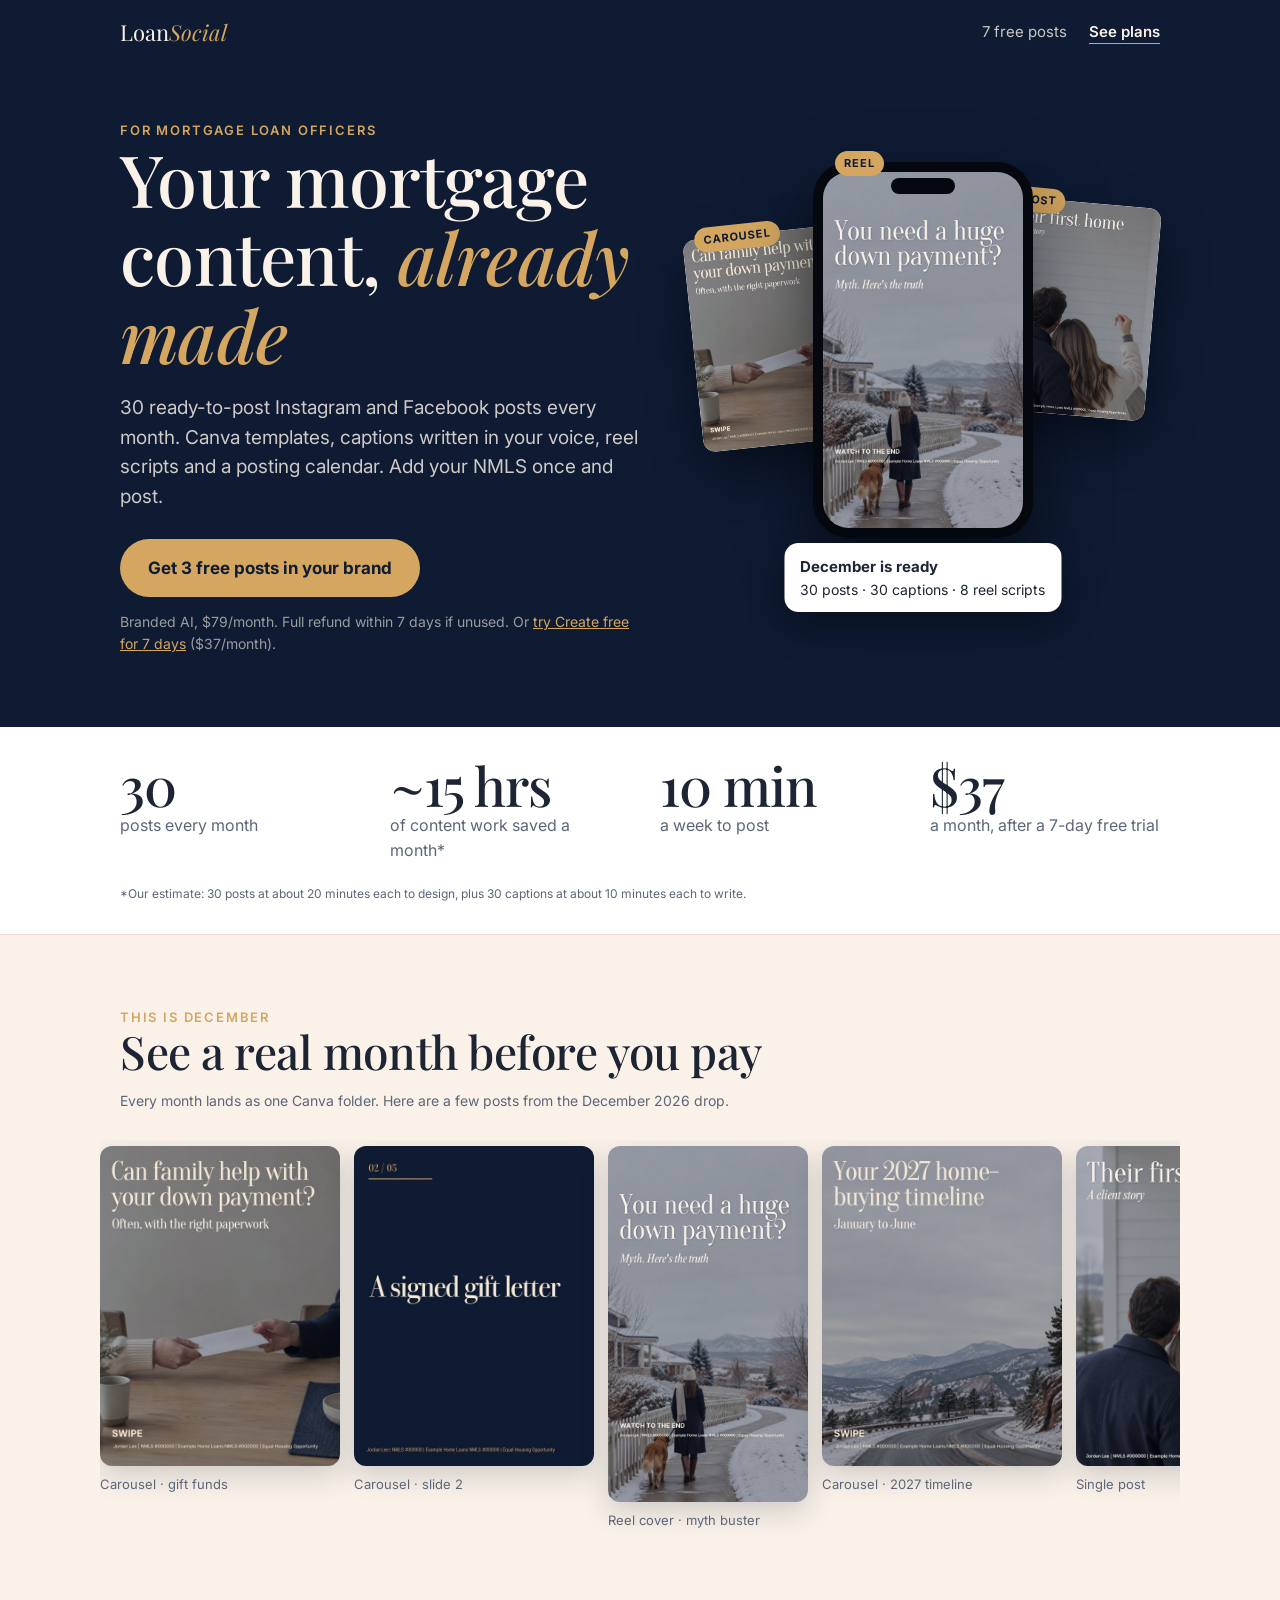
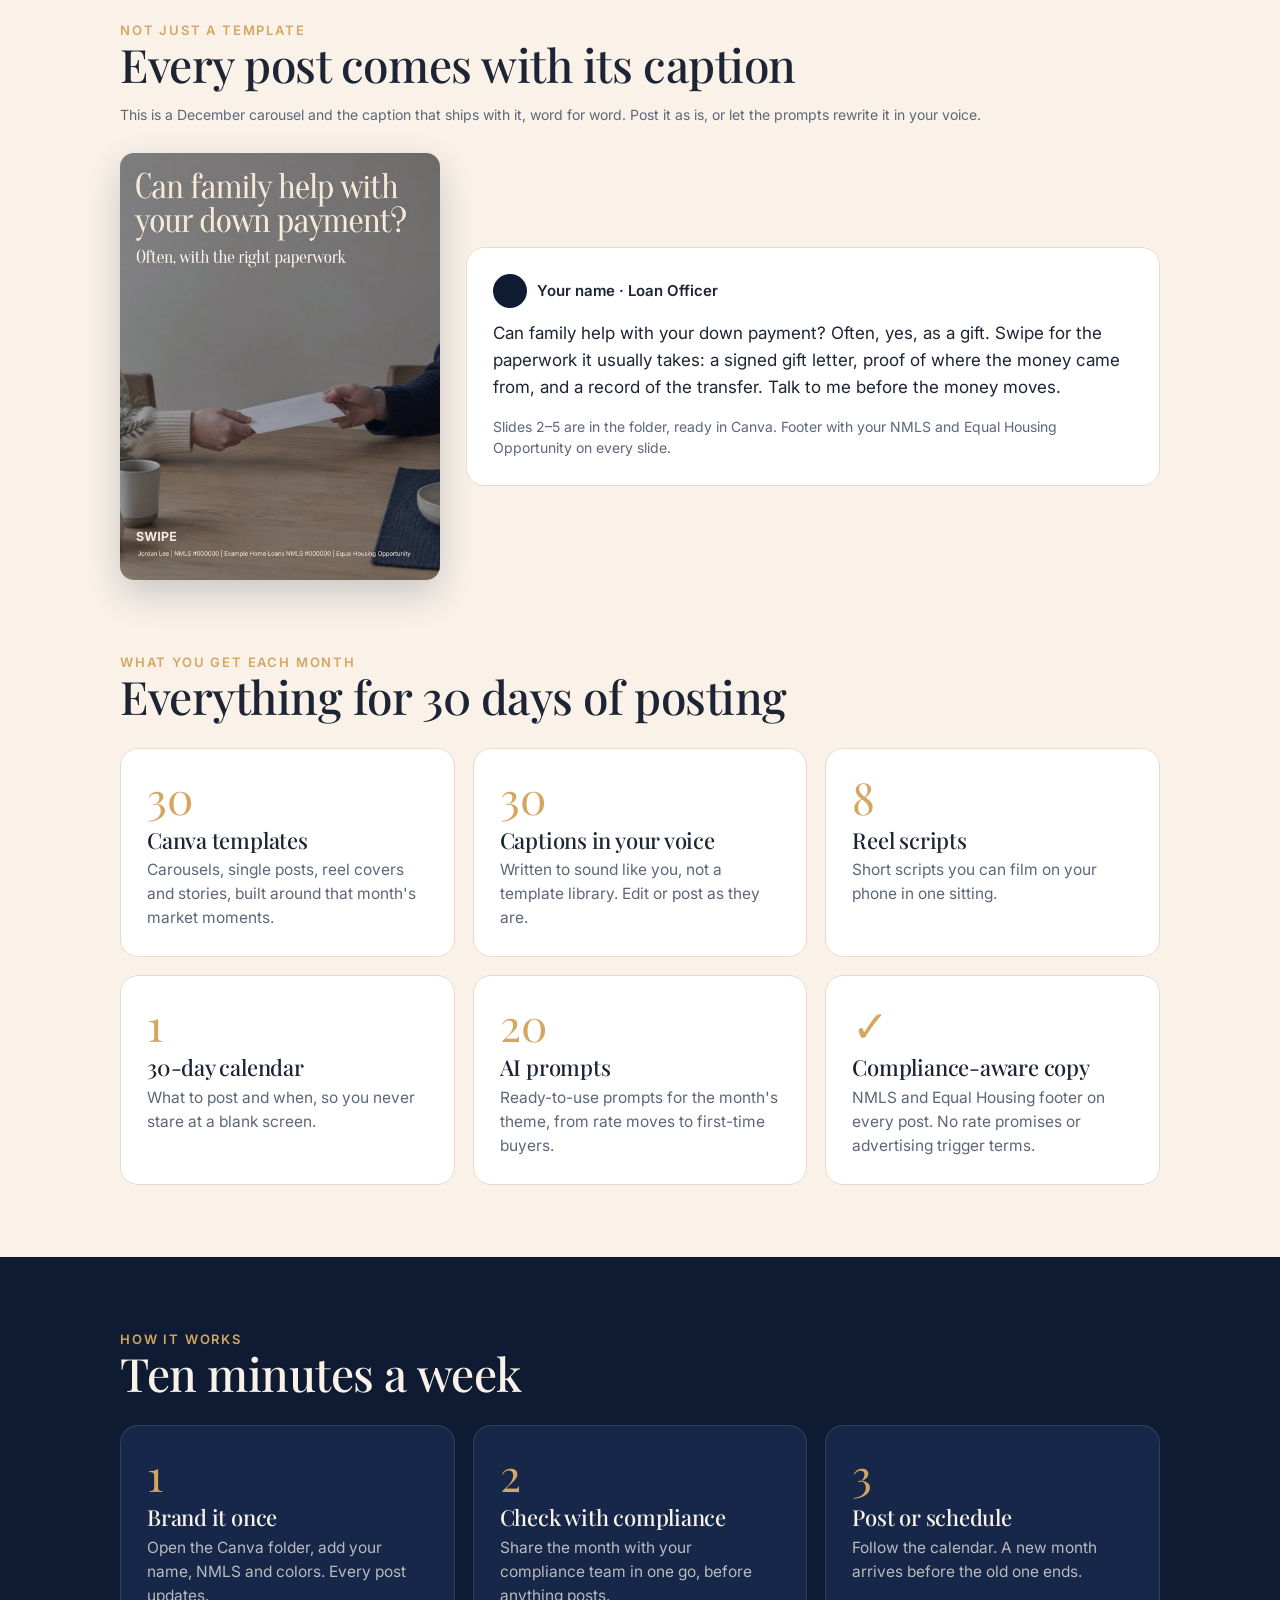
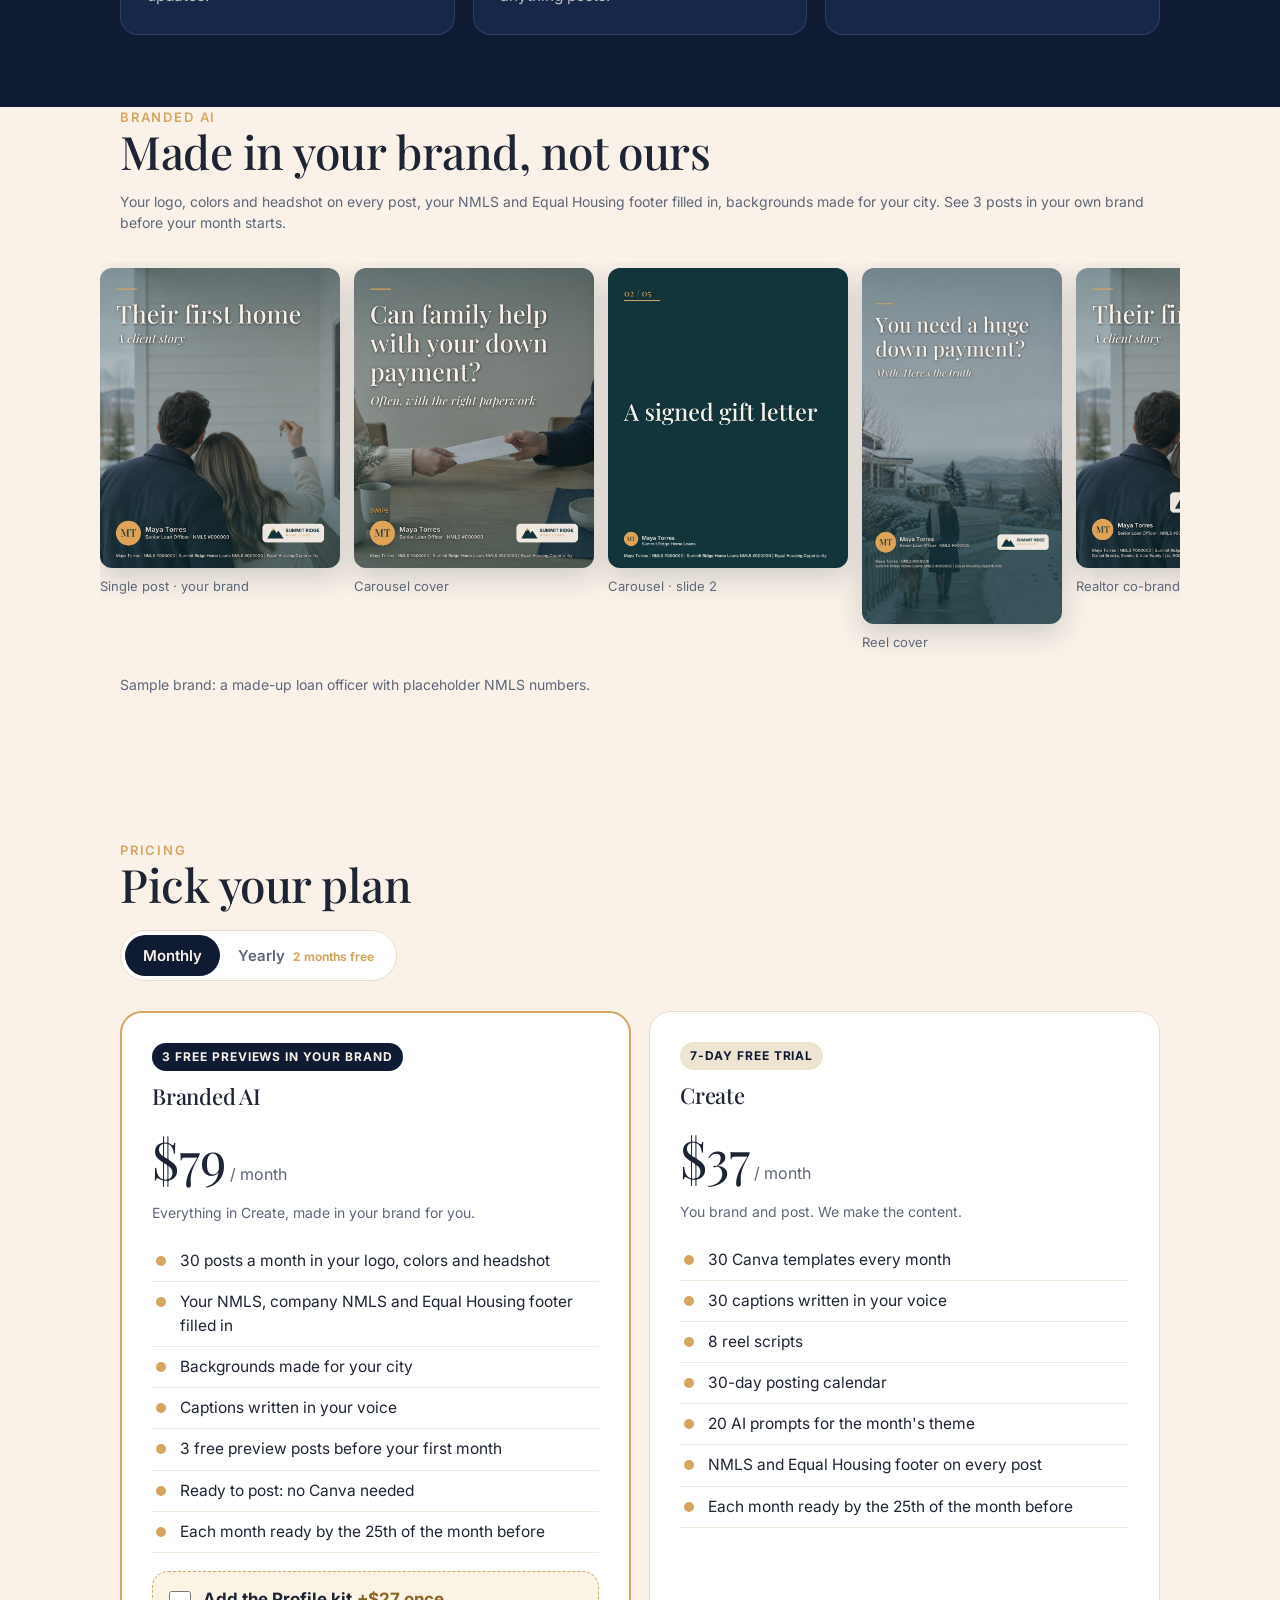
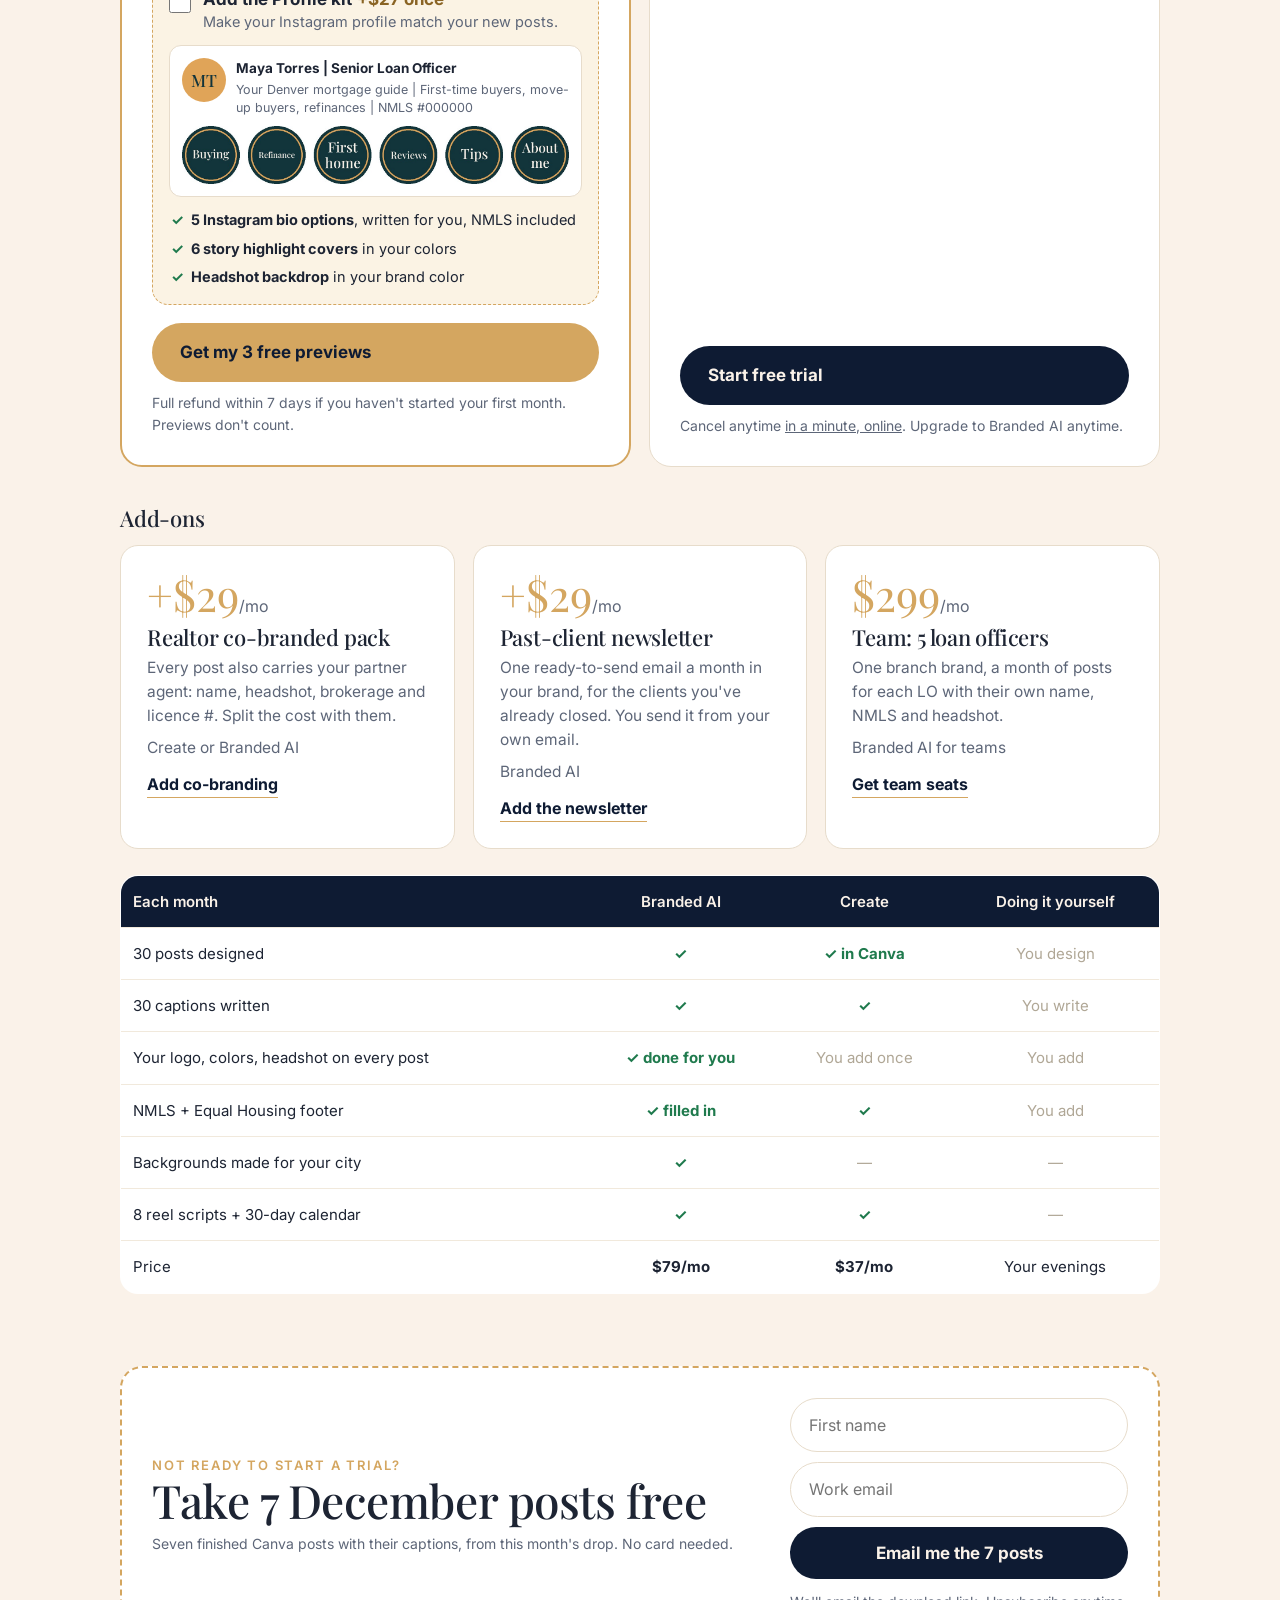
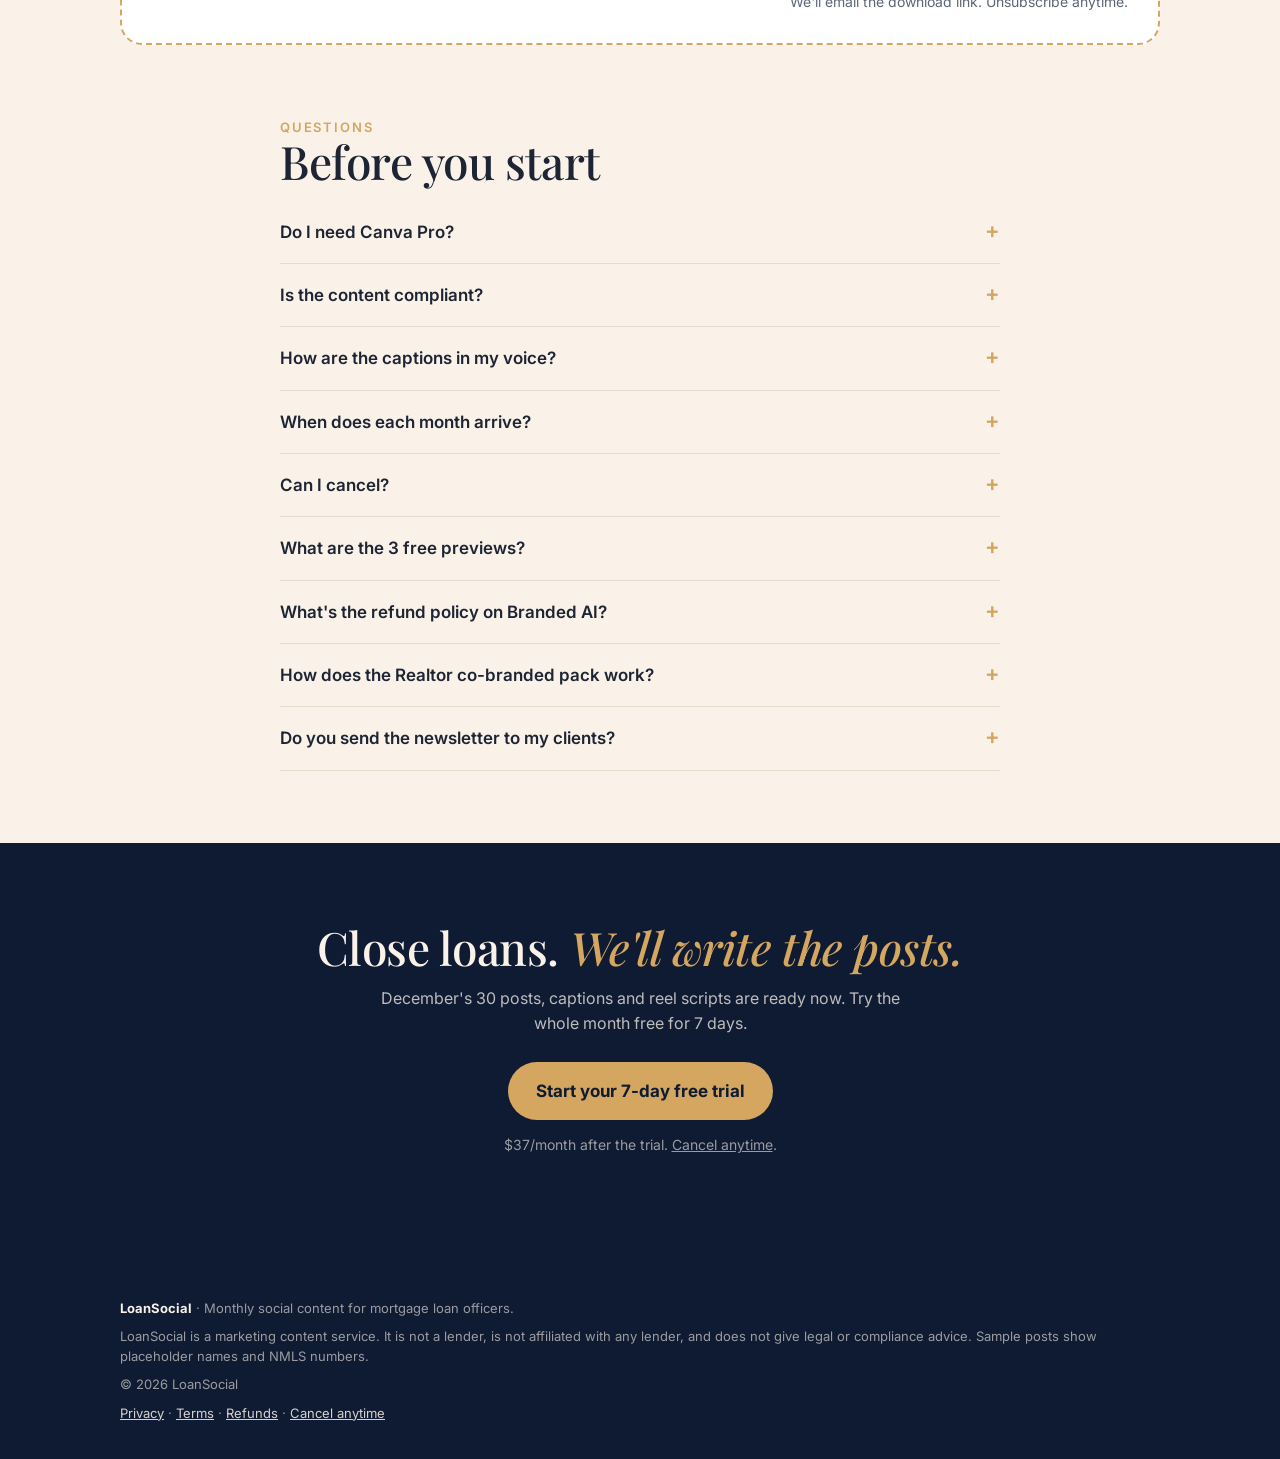
<file: index.html>
<!doctype html>
<html lang="en">
<head>
<meta charset="utf-8">
<meta name="viewport" content="width=device-width, initial-scale=1">
<title>LoanSocial | Monthly social content for loan officers</title>
<meta name="description" content="30 ready-to-post Instagram and Facebook posts a month for mortgage loan officers. Canva templates, captions in your voice, reel scripts and a 30-day calendar.">
<meta property="og:title" content="LoanSocial | Your mortgage content, already made">
<meta property="og:description" content="30 posts a month for loan officers. Canva templates, captions, reel scripts and a calendar.">
<meta property="og:image" content="img/d03.jpg">
<link rel="preconnect" href="https://fonts.googleapis.com">
<link rel="preconnect" href="https://fonts.gstatic.com" crossorigin>
<link href="https://fonts.googleapis.com/css2?family=Playfair+Display:ital,wght@0,500;0,600;1,500&family=Inter:wght@400;500;600;700&display=swap" rel="stylesheet">

<!-- Meta Pixel: LoanSocial Site dataset 2460548358025047 (business Chutki Deals) -->
<script>
!function(f,b,e,v,n,t,s){if(f.fbq)return;n=f.fbq=function(){n.callMethod?
n.callMethod.apply(n,arguments):n.queue.push(arguments)};if(!f._fbq)f._fbq=n;
n.push=n;n.loaded=!0;n.version='2.0';n.queue=[];t=b.createElement(e);t.async=!0;
t.src=v;s=b.getElementsByTagName(e)[0];s.parentNode.insertBefore(t,s)}(window,
document,'script','https://connect.facebook.net/en_US/fbevents.js');
var PIXEL_ID='2460548358025047';
if(PIXEL_ID!=='PIXEL_ID'){fbq('init',PIXEL_ID);fbq('track','PageView');}
</script>

<style>
:root{
  --navy:#0e1b33;--navy-2:#16274a;--cream:#faf2e9;--gold:#d4a660;--ink:#1d2433;--muted:#5d6678;--line:#e7dccb;
}
*{box-sizing:border-box;margin:0;padding:0}
html{scroll-behavior:smooth}
body{font-family:Inter,system-ui,sans-serif;color:var(--ink);background:var(--cream);line-height:1.55;-webkit-font-smoothing:antialiased}
img{max-width:100%;display:block}
.wrap{max-width:1080px;margin:0 auto;padding:0 20px}
h1,h2,h3{font-family:"Playfair Display",Georgia,serif;font-weight:500;line-height:1.08;letter-spacing:-.01em}
h1{font-size:clamp(40px,8vw,72px)}
h2{font-size:clamp(30px,5.5vw,46px);margin-bottom:14px}
h3{font-size:22px}
.eyebrow{font-size:13px;font-weight:600;letter-spacing:.14em;text-transform:uppercase;color:var(--gold)}
.btn{display:inline-block;background:var(--gold);color:var(--navy);font-weight:700;font-size:17px;padding:16px 28px;border-radius:999px;text-decoration:none;transition:transform .15s}
.btn:hover{transform:translateY(-2px)}
.btn.ghost{background:transparent;color:var(--cream);border:1.5px solid rgba(250,242,233,.4)}
.btn.dark{background:var(--navy);color:var(--cream)}
.small{font-size:14px;color:var(--muted)}

/* nav */
nav{background:var(--navy);color:var(--cream)}
nav .wrap{display:flex;align-items:center;justify-content:space-between;height:64px}
.logo{font-family:"Playfair Display",serif;font-size:22px;color:var(--cream);text-decoration:none}
.logo em{color:var(--gold)}
nav a.navcta{color:var(--cream);font-weight:600;font-size:15px;text-decoration:none;border-bottom:1.5px solid var(--gold)}

/* hero */
.hero{background:var(--navy);color:var(--cream);padding:56px 0 72px;overflow:hidden}
.hero .wrap{display:grid;gap:44px}
.hero p.lead{font-size:19px;color:rgba(250,242,233,.82);max-width:540px;margin:20px 0 28px}
.hero h1 em{color:var(--gold);font-style:italic}
.hero .note{font-size:14px;color:rgba(250,242,233,.6);margin-top:14px}
.stack{display:flex;gap:14px;justify-content:center}
.stack{align-items:flex-start}
.stack img{border-radius:14px;box-shadow:0 24px 60px rgba(0,0,0,.45);width:44%;height:auto}
.gallery img{height:auto}
.stack img:first-child{transform:rotate(-4deg) translateY(16px)}
.stack img:last-child{transform:rotate(3deg)}
@media(min-width:880px){.hero .wrap{grid-template-columns:1.1fr 1fr;align-items:center}}

/* sections */
section{padding:72px 0}
.grid-3{display:grid;gap:18px}
@media(min-width:760px){.grid-3{grid-template-columns:repeat(3,1fr)}}
.card{background:#fff;border:1px solid var(--line);border-radius:18px;padding:26px}
.card .num{font-family:"Playfair Display",serif;font-size:44px;color:var(--gold);line-height:1}
.card h3{margin:10px 0 6px}
.card p{color:var(--muted);font-size:15.5px}

/* gallery */
.gallery{display:flex;gap:14px;overflow-x:auto;scroll-snap-type:x mandatory;padding:6px 20px 18px;margin:28px -20px 0}
.gallery figure{flex:0 0 auto;width:240px;scroll-snap-align:start}
.gallery figure.tall{width:200px}
.gallery img{border-radius:12px;box-shadow:0 10px 28px rgba(14,27,51,.18)}
.gallery figcaption{font-size:13px;color:var(--muted);margin-top:8px}

/* steps */
.dark-band{background:var(--navy);color:var(--cream)}
.dark-band .card{background:var(--navy-2);border-color:rgba(250,242,233,.12)}
.dark-band .card p{color:rgba(250,242,233,.72)}

/* pricing */
.plans{display:grid;gap:18px;margin-top:30px}
@media(min-width:760px){.plans{grid-template-columns:1fr 1fr}}
.plan{background:#fff;border:1px solid var(--line);border-radius:22px;padding:30px;display:flex;flex-direction:column}
.plan.featured{border:2px solid var(--gold)}
.plan .price{font-family:"Playfair Display",serif;font-size:52px;margin:10px 0 2px}
.plan .price span{font-family:Inter,sans-serif;font-size:16px;color:var(--muted)}
.plan ul{list-style:none;margin:18px 0 26px;flex:1}
.plan li{padding:8px 0 8px 28px;position:relative;border-bottom:1px solid #f1e9dc;font-size:15.5px}
.plan li:before{content:"";position:absolute;left:4px;top:15px;width:10px;height:10px;border-radius:50%;background:var(--gold)}
.badge{align-self:flex-start;display:inline-block;font-size:12px;font-weight:700;letter-spacing:.08em;text-transform:uppercase;background:var(--navy);color:var(--cream);padding:5px 10px;border-radius:999px}
.badge.soon{background:#efe4d2;color:var(--navy)}

/* faq */
details{border-bottom:1px solid var(--line);padding:18px 0}
summary{font-weight:600;font-size:17px;cursor:pointer;list-style:none;display:flex;justify-content:space-between;gap:12px}
summary::-webkit-details-marker{display:none}
summary:after{content:"+";color:var(--gold);font-size:22px;line-height:1}
details[open] summary:after{content:"–"}
details p{color:var(--muted);margin-top:10px}

footer{background:var(--navy);color:rgba(250,242,233,.6);font-size:13px;padding:36px 0}
footer p+p{margin-top:8px}

/* phone hero */
.mock{position:relative;height:450px;max-width:460px;margin:0 auto;width:100%}
.phone{position:absolute;left:50%;top:0;transform:translateX(-50%);width:220px;height:376px;background:#05080f;border-radius:36px;padding:10px;box-shadow:0 30px 70px rgba(0,0,0,.55);z-index:2}
.phone:before{content:"";position:absolute;top:16px;left:50%;transform:translateX(-50%);width:64px;height:16px;border-radius:10px;background:#05080f;z-index:3}
.phone img{width:100%;height:100%;object-fit:cover;border-radius:26px}
.float{position:absolute;width:160px;border-radius:12px;box-shadow:0 20px 50px rgba(0,0,0,.45);background:#fff}
.float img{border-radius:12px;width:100%;height:auto}
.proof img{height:auto}
.float.l{left:0;top:70px;transform:rotate(-6deg)}
.float.r{right:0;top:40px;transform:rotate(5deg)}
.tagp{position:absolute;top:-11px;left:12px;font-size:11px;font-weight:700;letter-spacing:.1em;background:var(--gold);color:var(--navy);padding:4px 9px;border-radius:999px;z-index:4}
.chip{position:absolute;left:50%;bottom:0;transform:translateX(-50%);background:#fff;color:var(--ink);border-radius:14px;padding:12px 16px;font-size:14px;box-shadow:0 14px 34px rgba(0,0,0,.35);white-space:nowrap;z-index:5}
.chip b{display:block;font-size:15px}
@media(max-width:480px){.mock{height:370px}.phone{width:180px;height:304px}.float{width:120px}}

/* stats bar */
.stats{background:#fff;border-bottom:1px solid var(--line)}
.stats .wrap{display:grid;grid-template-columns:repeat(2,1fr);gap:22px 40px;padding-top:30px;padding-bottom:30px}
@media(min-width:760px){.stats .wrap{grid-template-columns:repeat(4,1fr)}}
.stats b{display:block;font-family:"Playfair Display",serif;font-size:clamp(38px,4.2vw,54px);font-weight:500;line-height:1.05;letter-spacing:-.02em;white-space:nowrap}
.stats span{font-size:16px;color:var(--muted)}

/* caption proof */
.proof{display:grid;gap:26px;margin-top:28px;align-items:center}
@media(min-width:760px){.proof{grid-template-columns:320px 1fr}}
.proof img{border-radius:14px;box-shadow:0 14px 36px rgba(14,27,51,.2)}
.capcard{background:#fff;border:1px solid var(--line);border-radius:18px;padding:26px}
.capcard .who{display:flex;align-items:center;gap:10px;font-weight:600;font-size:15px;margin-bottom:12px}
.capcard .who i{width:34px;height:34px;border-radius:50%;background:var(--navy);display:inline-block}
.capcard p.cap{font-size:17px;line-height:1.6}
.capcard .tags{color:#3a5a9a;font-size:15px;margin-top:10px}

/* compare */
.cmp{width:100%;border-collapse:collapse;margin-top:26px;background:#fff;border:1px solid var(--line);border-radius:18px;overflow:hidden;font-size:15px}
.cmp th,.cmp td{padding:14px 12px;border-bottom:1px solid #f1e9dc;text-align:center}
.cmp th:first-child,.cmp td:first-child{text-align:left}
.cmp thead th{background:var(--navy);color:var(--cream);font-weight:600}
.cmp .y{color:#1f7a4d;font-weight:700}
.cmp .n{color:#b0a796}
.cmpwrap{overflow-x:auto}

/* magnet + closing */
.magnet{background:#fff;border:2px dashed var(--gold);border-radius:22px;padding:30px;display:grid;gap:22px;align-items:center}
@media(min-width:760px){.magnet{grid-template-columns:1fr auto}}
.closing{background:var(--navy);color:var(--cream);text-align:center;padding:80px 0}
.closing h2 em{color:var(--gold)}
.closing p{color:rgba(250,242,233,.75);margin:0 auto 26px;max-width:520px}
nav .links{display:flex;gap:22px;align-items:center}
nav a.free{color:rgba(250,242,233,.8);font-size:15px;text-decoration:none}
@media(max-width:480px){nav a.free{display:none}}

.sticky{position:fixed;left:12px;right:12px;bottom:12px;display:none;z-index:9}
.sticky .btn{display:block;text-align:center;box-shadow:0 10px 30px rgba(0,0,0,.35)}
[hidden]{display:none!important}
.lf{display:grid;gap:10px;min-width:300px;max-width:380px;width:100%}
.lf input{font:inherit;font-size:16px;padding:14px 18px;border-radius:999px;border:1.5px solid var(--line);background:#fff;color:var(--ink)}
.lf input:focus{outline:2px solid var(--gold);outline-offset:1px}
.lf .btn{border:0;cursor:pointer;font-family:inherit}
.lf .btn[disabled]{opacity:.6;cursor:wait}
.lf .hp{position:absolute;left:-9999px;width:1px;height:1px;opacity:0}
.lead-msg{margin:2px 0 0;text-align:center}
.lead-msg.err{color:#b3261e}
.lead-done{max-width:380px}
.lead-done h3{font-family:"Playfair Display",serif;font-size:26px;margin-bottom:6px}
.lead-done .btn{margin-top:12px}
@media(max-width:700px){.sticky.show{display:block}}
/* branded pricing (apply_pricing.py) */
.bill{display:inline-flex;background:#fff;border:1px solid var(--line);border-radius:999px;padding:4px;margin-top:6px}
.bill button{font:inherit;font-size:15px;font-weight:600;border:0;background:none;color:var(--muted);padding:9px 18px;border-radius:999px;cursor:pointer}
.bill button.on{background:var(--navy);color:var(--cream)}
.bill b{color:var(--gold);font-size:12px;margin-left:4px}
.bill button.on b{color:var(--gold)}
.plan .price i{font-style:normal}
.bump{background:#fbf3e4;border:1.5px dashed var(--gold);border-radius:16px;padding:16px;margin:-8px 0 18px;display:grid;gap:12px}
.bump:has(input:checked){border-style:solid;background:#f7ead2}
.bump-head{display:flex;gap:12px;align-items:flex-start;font-size:17px;cursor:pointer;line-height:1.35}
.bump-head input{margin-top:3px;width:22px;height:22px;accent-color:#b8893f;flex:none;cursor:pointer}
.bump-head em{font-style:normal;font-weight:700;color:#8a6424;white-space:nowrap}
.bump-sub{font-size:14.5px;color:var(--muted)}
.ig{background:#fff;border:1px solid var(--line);border-radius:12px;padding:12px;display:grid;gap:10px}
.ig-top{display:flex;gap:10px;align-items:flex-start}
.ig-top i{flex:none;width:44px;height:44px;border-radius:50%;background:#e0a458;color:#12343b;font:500 17px/44px "Playfair Display",serif;text-align:center;font-style:normal}
.ig-top b{font-size:13.5px;display:block}
.ig-top p{font-size:12.5px;color:var(--muted);line-height:1.4;margin-top:2px}
.ig img{width:100%;height:auto;border-radius:8px}
.plan ul.kit{list-style:none;display:grid;gap:6px;font-size:14.5px;margin:0;flex:none}
.plan ul.kit li{padding:0 0 0 22px;border:0;position:relative;font-size:14.5px}
.plan ul.kit li:before{content:"✓";position:absolute;left:2px;top:0;width:auto;height:auto;background:none;border-radius:0;color:#1f7a4d;font-weight:700}
.addons{display:grid;gap:18px;margin-top:14px}
@media(min-width:760px){.addons{grid-template-columns:repeat(3,1fr)}}
.addons .num small{font-size:16px;color:var(--muted);font-family:Inter,sans-serif}
.addons .small{margin-top:8px}
.addlink{display:inline-block;margin-top:12px;font-weight:700;color:var(--navy);text-decoration:none;border-bottom:1.5px solid var(--gold)}
/* fix carried in with this splice: on phones the caption-proof grid was 560px wide (img width attr) and scrolled sideways */
@media(max-width:759px){.proof{grid-template-columns:minmax(0,1fr)}}
</style>
<script>/* Microsoft Clarity (session recordings + heatmaps); loads after the page paints */
(function(c,l,a,r,i){c[a]=c[a]||function(){(c[a].q=c[a].q||[]).push(arguments)};
c.addEventListener("load",function(){setTimeout(function(){var t=l.createElement(r);t.async=1;t.src="https://www.clarity.ms/tag/"+i;
var y=l.getElementsByTagName(r)[0];y.parentNode.insertBefore(t,y)},0)})})(window,document,"clarity","script","z7votzvf5q");</script>
</head>
<body>

<nav><div class="wrap">
  <a class="logo" href="#">Loan<em>Social</em></a>
  <div class="links"><a class="free" href="#free">7 free posts</a><a class="navcta" href="#pricing">See plans</a></div>
</div></nav>

<header class="hero"><div class="wrap">
  <div>
    <p class="eyebrow">For mortgage loan officers</p>
    <h1>Your mortgage content, <em>already made</em></h1>
    <p class="lead">30 ready-to-post Instagram and Facebook posts every month. Canva templates, captions written in your voice, reel scripts and a posting calendar. Add your NMLS once and post.</p>
    <a class="btn" href="#branded">Get 3 free posts in your brand</a>
    <p class="note">Branded AI, $79/month. Full refund within 7 days if unused. Or <a href="#pricing" style="color:var(--gold)">try Create free for 7 days</a> ($37/month).</p>
  </div>
  <div class="mock">
    <div class="float l"><span class="tagp">CAROUSEL</span><img src="img/d19a.jpg" alt="Carousel cover: Can family help with your down payment?" width="540" height="720"></div>
    <div class="phone"><span class="tagp" style="left:22px;top:-11px">REEL</span><img src="img/d02.jpg" alt="Reel cover: You need a huge down payment?" width="540" height="960"></div>
    <div class="float r"><span class="tagp">POST</span><img src="img/d13.jpg" alt="Single post: Their first home" width="540" height="720"></div>
    <div class="chip"><b>December is ready</b>30 posts · 30 captions · 8 reel scripts</div>
  </div>
</div></header>

<div class="stats"><div class="wrap">
  <div><b>30</b><span>posts every month</span></div>
  <div><b>~15 hrs</b><span>of content work saved a month*</span></div>
  <div><b>10 min</b><span>a week to post</span></div>
  <div><b>$37</b><span>a month, after a 7-day free trial</span></div>
  <p class="small" style="grid-column:1/-1;font-size:12px">*Our estimate: 30 posts at about 20 minutes each to design, plus 30 captions at about 10 minutes each to write.</p>
</div></div>

<section id="sample"><div class="wrap">
  <p class="eyebrow">This is December</p>
  <h2>See a real month before you pay</h2>
  <p class="small">Every month lands as one Canva folder. Here are a few posts from the December 2026 drop.</p>
  <div class="gallery">
    <figure><img src="img/d19a.jpg" alt="Carousel cover: Can family help with your down payment?" loading="lazy"><figcaption>Carousel · gift funds</figcaption></figure>
    <figure><img src="img/d19b.jpg" alt="Carousel slide: A signed gift letter" loading="lazy"><figcaption>Carousel · slide 2</figcaption></figure>
    <figure class="tall"><img src="img/d02.jpg" alt="Reel cover: You need a huge down payment?" loading="lazy"><figcaption>Reel cover · myth buster</figcaption></figure>
    <figure><img src="img/d28.jpg" alt="Carousel cover: Your 2027 home-buying timeline" loading="lazy"><figcaption>Carousel · 2027 timeline</figcaption></figure>
    <figure><img src="img/d13.jpg" alt="Single post sample" loading="lazy"><figcaption>Single post</figcaption></figure>
    <figure class="tall"><img src="img/d25.jpg" alt="Story: Merry Christmas" loading="lazy"><figcaption>Story · holiday</figcaption></figure>
  </div>
</div></section>

<section style="padding-top:0"><div class="wrap">
  <p class="eyebrow">Not just a template</p>
  <h2>Every post comes with its caption</h2>
  <p class="small">This is a December carousel and the caption that ships with it, word for word. Post it as is, or let the prompts rewrite it in your voice.</p>
  <div class="proof">
    <img src="img/d19a.jpg" alt="Carousel cover: Can family help with your down payment?" loading="lazy" width="540" height="720">
    <div class="capcard">
      <div class="who"><i></i>Your name · Loan Officer</div>
      <p class="cap">Can family help with your down payment? Often, yes, as a gift. Swipe for the paperwork it usually takes: a signed gift letter, proof of where the money came from, and a record of the transfer. Talk to me before the money moves.</p>
      <p class="small" style="margin-top:14px">Slides 2–5 are in the folder, ready in Canva. Footer with your NMLS and Equal Housing Opportunity on every slide.</p>
    </div>
  </div>
</div></section>

<section style="padding-top:0"><div class="wrap">
  <p class="eyebrow">What you get each month</p>
  <h2>Everything for 30 days of posting</h2>
  <div class="grid-3" style="margin-top:26px">
    <div class="card"><div class="num">30</div><h3>Canva templates</h3><p>Carousels, single posts, reel covers and stories, built around that month's market moments.</p></div>
    <div class="card"><div class="num">30</div><h3>Captions in your voice</h3><p>Written to sound like you, not a template library. Edit or post as they are.</p></div>
    <div class="card"><div class="num">8</div><h3>Reel scripts</h3><p>Short scripts you can film on your phone in one sitting.</p></div>
    <div class="card"><div class="num">1</div><h3>30-day calendar</h3><p>What to post and when, so you never stare at a blank screen.</p></div>
    <div class="card"><div class="num">20</div><h3>AI prompts</h3><p>Ready-to-use prompts for the month's theme, from rate moves to first-time buyers.</p></div>
    <div class="card"><div class="num">✓</div><h3>Compliance-aware copy</h3><p>NMLS and Equal Housing footer on every post. No rate promises or advertising trigger terms.</p></div>
  </div>
</div></section>

<section class="dark-band"><div class="wrap">
  <p class="eyebrow">How it works</p>
  <h2>Ten minutes a week</h2>
  <div class="grid-3" style="margin-top:26px">
    <div class="card"><div class="num">1</div><h3>Brand it once</h3><p>Open the Canva folder, add your name, NMLS and colors. Every post updates.</p></div>
    <div class="card"><div class="num">2</div><h3>Check with compliance</h3><p>Share the month with your compliance team in one go, before anything posts.</p></div>
    <div class="card"><div class="num">3</div><h3>Post or schedule</h3><p>Follow the calendar. A new month arrives before the old one ends.</p></div>
  </div>
</div></section>

<section id="branded" style="padding-top:0"><div class="wrap">
  <p class="eyebrow">Branded AI</p>
  <h2>Made in your brand, not ours</h2>
  <p class="small">Your logo, colors and headshot on every post, your NMLS and Equal Housing footer filled in, backgrounds made for your city. See 3 posts in your own brand before your month starts.</p>
  <div class="gallery">
    <figure><img src="img/brand_d13.jpg" alt="Branded single post with the loan officer's logo, headshot initials and NMLS footer" loading="lazy" width="540" height="675"><figcaption>Single post · your brand</figcaption></figure>
    <figure><img src="img/brand_d19.jpg" alt="Branded carousel cover in teal and amber" loading="lazy" width="540" height="675"><figcaption>Carousel cover</figcaption></figure>
    <figure><img src="img/brand_d19b.jpg" alt="Branded carousel slide 2" loading="lazy" width="540" height="675"><figcaption>Carousel · slide 2</figcaption></figure>
    <figure class="tall"><img src="img/brand_d02.jpg" alt="Branded reel cover" loading="lazy" width="540" height="960"><figcaption>Reel cover</figcaption></figure>
    <figure><img src="img/brand_d13c.jpg" alt="Co-branded post with the loan officer and a partner agent" loading="lazy" width="540" height="675"><figcaption>Realtor co-branded add-on</figcaption></figure>
  </div>
  <p class="small" style="margin-top:4px">Sample brand: a made-up loan officer with placeholder NMLS numbers.</p>
</div></section>

<section id="pricing"><div class="wrap">
  <p class="eyebrow">Pricing</p>
  <h2>Pick your plan</h2>
  <div class="bill" role="radiogroup" aria-label="Billing">
    <button type="button" class="on" data-bill="month" role="radio" aria-checked="true">Monthly</button>
    <button type="button" data-bill="year" role="radio" aria-checked="false">Yearly <b>2 months free</b></button>
  </div>
  <div class="plans">
    <div class="plan featured">
      <span class="badge">3 free previews in your brand</span>
      <h3 style="margin-top:14px">Branded AI</h3>
      <div class="price"><i data-m="$79" data-y="$790">$79</i><span data-m=" / month" data-y=" / year"> / month</span></div>
      <p class="small" data-m="Everything in Create, made in your brand for you." data-y="$65.83 a month, billed yearly. Two months free.">Everything in Create, made in your brand for you.</p>
      <ul>
        <li>30 posts a month in your logo, colors and headshot</li>
        <li>Your NMLS, company NMLS and Equal Housing footer filled in</li>
        <li>Backgrounds made for your city</li>
        <li>Captions written in your voice</li>
        <li>3 free preview posts before your first month</li>
        <li>Ready to post: no Canva needed</li>
        <li>Each month ready by the 25th of the month before</li>
      </ul>
      <div class="bump">
        <label class="bump-head" for="bump"><input type="checkbox" id="bump"><span><b>Add the Profile kit</b> <em>+$27 once</em><br><span class="bump-sub">Make your Instagram profile match your new posts.</span></span></label>
        <div class="ig" aria-hidden="true">
          <div class="ig-top"><i>MT</i><div><b>Maya Torres | Senior Loan Officer</b><p>Your Denver mortgage guide | First-time buyers, move-up buyers, refinances | NMLS #000000</p></div></div>
          <img src="img/kit_highlights.jpg" alt="" width="1340" height="200">
        </div>
        <ul class="kit">
          <li><b>5 Instagram bio options</b>, written for you, NMLS included</li>
          <li><b>6 story highlight covers</b> in your colors</li>
          <li><b>Headshot backdrop</b> in your brand color</li>
        </ul>
      </div>
      <a class="btn" id="cta-branded" data-plan="branded" href="#">Get my 3 free previews</a>
      <p class="small" style="margin-top:10px">Full refund within 7 days if you haven't started your first month. Previews don't count.</p>
    </div>
    <div class="plan">
      <span class="badge soon">7-day free trial</span>
      <h3 style="margin-top:14px">Create</h3>
      <div class="price"><i data-m="$37" data-y="$370">$37</i><span data-m=" / month" data-y=" / year"> / month</span></div>
      <p class="small" data-m="You brand and post. We make the content." data-y="$30.83 a month, billed yearly. Two months free.">You brand and post. We make the content.</p>
      <ul>
        <li>30 Canva templates every month</li>
        <li>30 captions written in your voice</li>
        <li>8 reel scripts</li>
        <li>30-day posting calendar</li>
        <li>20 AI prompts for the month's theme</li>
        <li>NMLS and Equal Housing footer on every post</li>
        <li>Each month ready by the 25th of the month before</li>
      </ul>
      <a class="btn dark" id="cta-create" data-plan="create" href="#">Start free trial</a>
      <p class="small" style="margin-top:10px">Cancel anytime <a href="cancel.html" style="color:inherit">in a minute, online</a>. Upgrade to Branded AI anytime.</p>
    </div>
  </div>

  <h3 style="margin-top:40px">Add-ons</h3>
  <div class="addons">
    <div class="card"><div class="num">+$29<small>/mo</small></div><h3>Realtor co-branded pack</h3><p>Every post also carries your partner agent: name, headshot, brokerage and licence #. Split the cost with them.</p><p class="small">Create or Branded AI</p><a class="addlink" data-plan="cobrand" href="#">Add co-branding</a></div>
    <div class="card"><div class="num">+$29<small>/mo</small></div><h3>Past-client newsletter</h3><p>One ready-to-send email a month in your brand, for the clients you've already closed. You send it from your own email.</p><p class="small">Branded AI</p><a class="addlink" data-plan="newsletter" href="#">Add the newsletter</a></div>
    <div class="card"><div class="num">$299<small>/mo</small></div><h3>Team: 5 loan officers</h3><p>One branch brand, a month of posts for each LO with their own name, NMLS and headshot.</p><p class="small">Branded AI for teams</p><a class="addlink" data-plan="team" href="#">Get team seats</a></div>
  </div>

  <div class="cmpwrap"><table class="cmp">
    <thead><tr><th>Each month</th><th>Branded AI</th><th>Create</th><th>Doing it yourself</th></tr></thead>
    <tbody>
      <tr><td>30 posts designed</td><td class="y">✓</td><td class="y">✓ in Canva</td><td class="n">You design</td></tr>
      <tr><td>30 captions written</td><td class="y">✓</td><td class="y">✓</td><td class="n">You write</td></tr>
      <tr><td>Your logo, colors, headshot on every post</td><td class="y">✓ done for you</td><td class="n">You add once</td><td class="n">You add</td></tr>
      <tr><td>NMLS + Equal Housing footer</td><td class="y">✓ filled in</td><td class="y">✓</td><td class="n">You add</td></tr>
      <tr><td>Backgrounds made for your city</td><td class="y">✓</td><td class="n">—</td><td class="n">—</td></tr>
      <tr><td>8 reel scripts + 30-day calendar</td><td class="y">✓</td><td class="y">✓</td><td class="n">—</td></tr>
      <tr><td>Price</td><td><b>$79/mo</b></td><td><b>$37/mo</b></td><td>Your evenings</td></tr>
    </tbody>
  </table></div>
</div></section>

<section id="free" style="padding-top:0"><div class="wrap">
  <div class="magnet">
    <div>
      <p class="eyebrow">Not ready to start a trial?</p>
      <h2 style="margin-bottom:8px">Take 7 December posts free</h2>
      <p class="small">Seven finished Canva posts with their captions, from this month's drop. No card needed.</p>
    </div>
    <form class="lf" id="leadform" novalidate>
      <input type="text" name="firstName" placeholder="First name" autocomplete="given-name" aria-label="First name">
      <input type="email" name="email" placeholder="Work email" autocomplete="email" aria-label="Email" required>
      <input type="text" name="company" tabindex="-1" autocomplete="off" class="hp" aria-hidden="true">
      <button class="btn dark" type="submit">Email me the 7 posts</button>
      <p class="small lead-msg" id="leadmsg" role="status">We'll email the download link. Unsubscribe anytime.</p>
    </form>
    <div class="lead-done" id="leaddone" hidden>
      <h3>Check your inbox</h3>
      <p class="small">The download link is on its way. Want it right now?</p>
      <a class="btn dark" href="https://loansocial.github.io/dl/44965ffe6947/LoanSocial_7_Free_Posts.zip">Download the 7 posts (ZIP)</a>
    </div>
  </div>
</div></section>

<section style="padding-top:0"><div class="wrap" style="max-width:760px">
  <p class="eyebrow">Questions</p>
  <h2>Before you start</h2>
  <details><summary>Do I need Canva Pro?</summary><p>No. The templates open in free Canva. Pro makes branding faster because you can apply your brand kit to every post at once.</p></details>
  <details><summary>Is the content compliant?</summary><p>Every post carries an NMLS and Equal Housing Opportunity footer, and the copy avoids rate promises and advertising trigger terms. Rules differ by lender and state, so your compliance team should still review before you post. LoanSocial does not replace them.</p></details>
  <details><summary>How are the captions in my voice?</summary><p>When you join, you answer a few questions about how you talk to clients. Captions are written to match, and the AI prompts let you rewrite any of them in seconds.</p></details>
  <details><summary>When does each month arrive?</summary><p>By the 25th of the month before, so you have time to review it with compliance before the 1st. Create members get December's posts now; January's land by 25 December. On Branded AI your 3 previews arrive within one business day of setup and your first month within 2 business days of approving them; after that, every month by the 25th.</p></details>
  <details><summary>Can I cancel?</summary><p>Yes, anytime, in a minute at <a href="cancel.html">getloansocial.com/cancel.html</a> (or from your Whop account). If you cancel during the 7-day trial you are not charged. See the <a href="refund.html">refund policy</a>.</p></details>
  <details><summary>What are the 3 free previews?</summary><p>After you join Branded AI and add your logo, colors, headshot and NMLS details, we make 3 real posts in your brand within one business day. They're yours to keep and post. They don't count as using your plan.</p></details>
  <details><summary>What's the refund policy on Branded AI?</summary><p>Full refund within 7 days of purchase as long as you haven't started your first monthly batch. Previews don't count. Once you approve your previews and start your month, you can still cancel anytime and you won't be billed again.</p></details>
  <details><summary>How does the Realtor co-branded pack work?</summary><p>Each post also carries your partner agent's name, headshot, brokerage and licence number. Agree with your partner how you'll share the cost, and have your compliance team check co-marketing (RESPA) rules for your company before you post.</p></details>
  <details><summary>Do you send the newsletter to my clients?</summary><p>No. Each month you get a ready-to-send email in your brand, and you send it from your own email or CRM. Your client list never leaves your hands.</p></details>
</div></section>

<section class="closing"><div class="wrap">
  <h2>Close loans. <em>We'll write the posts.</em></h2>
  <p>December's 30 posts, captions and reel scripts are ready now. Try the whole month free for 7 days.</p>
  <a class="btn cta" data-plan="create" href="https://whop.com/checkout/plan_DacZTAzCU8mz7/">Start your 7-day free trial</a>
  <p class="note" style="margin-top:14px;color:rgba(250,242,233,.6);font-size:14px">$37/month after the trial. <a href="cancel.html" style="color:inherit">Cancel anytime</a>.</p>
</div></section>

<footer><div class="wrap">
  <p><strong style="color:var(--cream)">LoanSocial</strong> · Monthly social content for mortgage loan officers.</p>
  <p>LoanSocial is a marketing content service. It is not a lender, is not affiliated with any lender, and does not give legal or compliance advice. Sample posts show placeholder names and NMLS numbers.</p>
  <p>© 2026 LoanSocial</p>
  <p style="margin-top:8px"><a href="privacy.html" style="color:rgba(250,242,233,.85)">Privacy</a> · <a href="terms.html" style="color:rgba(250,242,233,.85)">Terms</a> · <a href="refund.html" style="color:rgba(250,242,233,.85)">Refunds</a> · <a href="cancel.html" style="color:rgba(250,242,233,.85)">Cancel anytime</a></p>
</div></footer>

<div class="sticky" id="sticky"><a class="btn cta" href="#pricing">Start your 7-day free trial</a></div>

<script>
document.querySelectorAll('a.cta[data-plan]').forEach(function(a){
  a.addEventListener('click',function(){
    if(typeof fbq!=='function'||PIXEL_ID==='PIXEL_ID')return;
    if(a.dataset.plan==='create'){fbq('track','InitiateCheckout',{content_name:'LoanSocial Create',value:37,currency:'USD'});}
    else{fbq('track','Lead',{content_name:a.dataset.plan==='free'?'LoanSocial 7 free posts':'LoanSocial Branded AI waitlist'});}
  });
});
(function(){
  var f=document.getElementById('leadform'),m=document.getElementById('leadmsg'),d=document.getElementById('leaddone');
  f.addEventListener('submit',function(e){
    e.preventDefault();
    var email=f.email.value.trim();
    if(!/^[^\s@]+@[^\s@]+\.[^\s@]+$/.test(email)){m.textContent='Please enter a valid email.';m.classList.add('err');f.email.focus();return;}
    var b=f.querySelector('button');b.disabled=true;b.textContent='Sending…';m.classList.remove('err');
    fetch('https://api.getloansocial.com/subscribe',{method:'POST',headers:{'Content-Type':'application/json'},
      body:JSON.stringify({email:email,firstName:f.firstName.value.trim(),company:f.company.value})})
    .then(function(r){return r.json().then(function(j){if(!r.ok||!j.ok)throw new Error(j.error||'failed');});})
    .then(function(){
      f.hidden=true;d.hidden=false;
      if(typeof fbq==='function'&&PIXEL_ID!=='PIXEL_ID')fbq('track','Lead',{content_name:'LoanSocial 7 free posts'});
    })
    .catch(function(){b.disabled=false;b.textContent='Email me the 7 posts';m.textContent='Something went wrong. Please try again.';m.classList.add('err');});
  });
})();
var s=document.getElementById('sticky'),p=document.getElementById('pricing');
window.addEventListener('scroll',function(){
  var r=p.getBoundingClientRect();
  s.classList.toggle('show',window.scrollY>500&&(r.top>window.innerHeight||r.bottom<0));
},{passive:true});
</script>
<script>
var CHECKOUT={"create_month": "https://whop.com/checkout/plan_DacZTAzCU8mz7/", "create_year": "https://whop.com/checkout/plan_MexNpYQp44EKR/", "branded_month": "https://whop.com/checkout/plan_yXm9cH7nG8c97/", "branded_year": "https://whop.com/checkout/plan_yzmDgvoQUboJ8/", "branded_month_kit": "https://whop.com/checkout/plan_E3DnxP1Yxvev9/", "branded_year_kit": "https://whop.com/checkout/plan_eQUbofECXIzCe/", "cobrand": "https://whop.com/checkout/plan_uAyDTqqNwTYib/", "newsletter": "https://whop.com/checkout/plan_FquTphD5tUmMX/", "team": "https://whop.com/checkout/plan_szA0N8llEI00v/", "kit": "https://whop.com/checkout/plan_2txn4VhmFFAUQ/", "upgrade": "https://whop.com/checkout/plan_yXm9cH7nG8c97/"};
(function(){
  /* checkout URLs come from branded/checkout.json (apply_pricing.py fills CHECKOUT) */
  var C=CHECKOUT,bill='month';
  function set(){
    var y=bill==='year';
    document.querySelectorAll('#pricing [data-m]').forEach(function(el){el.textContent=el.dataset[y?'y':'m']});
    var kit=document.getElementById('bump').checked;
    document.getElementById('cta-branded').href=C['branded_'+bill+(kit?'_kit':'')]||'#';
    document.getElementById('cta-create').href=C['create_'+bill]||'#';
    document.getElementById('cta-create').textContent=y?'Start yearly plan':'Start free trial';
    document.querySelectorAll('#pricing .addlink').forEach(function(a){a.href=C[a.dataset.plan]||'#'});
  }
  document.querySelectorAll('.bill button').forEach(function(b){b.addEventListener('click',function(){
    bill=b.dataset.bill;document.querySelectorAll('.bill button').forEach(function(x){var on=x===b;x.classList.toggle('on',on);x.setAttribute('aria-checked',on)});set();})});
  document.getElementById('bump').addEventListener('change',set);
  document.querySelectorAll('#pricing a[data-plan]').forEach(function(a){a.addEventListener('click',function(){
    if(typeof fbq!=='function'||PIXEL_ID==='PIXEL_ID')return;
    var v={branded:bill==='year'?790:79,create:bill==='year'?370:37,cobrand:29,newsletter:29,team:299}[a.dataset.plan];
    if(a.dataset.plan==='branded'&&document.getElementById('bump').checked)v+=27;
    fbq('track','InitiateCheckout',{content_name:'LoanSocial '+a.dataset.plan+' '+bill,value:v,currency:'USD'});});});
  set();
})();
</script>
<script src="checkout.js" defer></script>
</body>
</html>
</file>
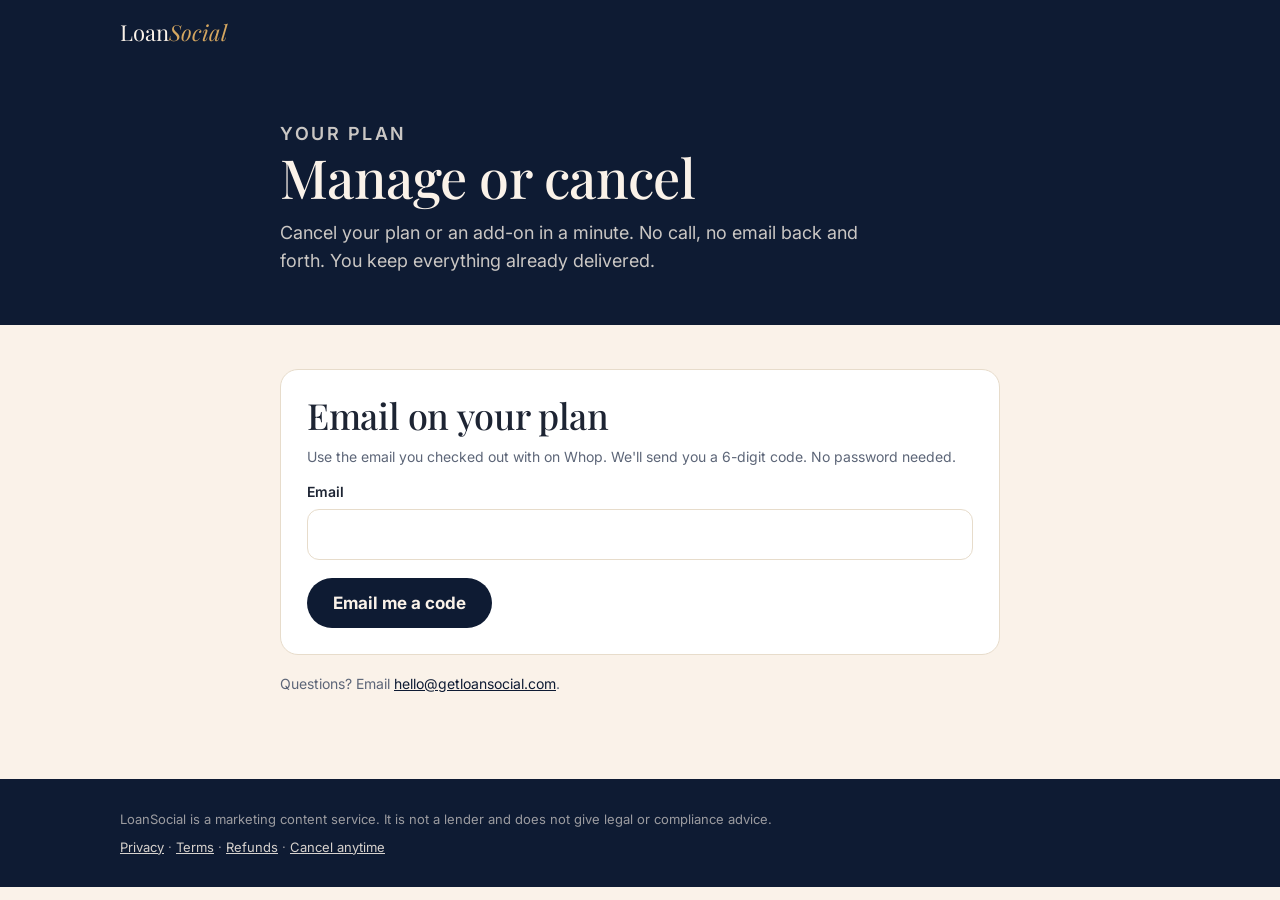
<file: cancel.html>
<!doctype html>
<html lang="en">
<head>
<meta charset="utf-8">
<meta name="viewport" content="width=device-width, initial-scale=1">
<title>Manage or cancel your plan | LoanSocial</title>
<meta name="robots" content="noindex">
<link rel="preconnect" href="https://fonts.googleapis.com">
<link rel="preconnect" href="https://fonts.gstatic.com" crossorigin>
<link href="https://fonts.googleapis.com/css2?family=Playfair+Display:ital,wght@0,500;0,600;1,500&family=Inter:wght@400;500;600;700&display=swap" rel="stylesheet">
<link rel="stylesheet" href="branded.css">
<style>
.plan{display:flex;gap:12px;align-items:flex-start;border:1.5px solid var(--line);border-radius:14px;padding:14px 16px;margin:0 0 10px;background:#fffdf9;font-weight:400;cursor:pointer}
.plan input{margin-top:4px;width:18px;height:18px;accent-color:var(--navy);flex:none}
.plan span{display:grid;gap:2px}.plan small{color:var(--muted);font-size:13.5px}
.plan em{font-style:normal;margin-left:auto;font-weight:700;white-space:nowrap}
.plan .btn{margin-left:auto;padding:8px 16px;font-size:14px}
.plan.off{cursor:default;background:#f6f1e8}
#code{letter-spacing:8px;font-size:24px;max-width:220px}
.card .btn{margin-top:18px}
a{color:var(--navy)}footer a{color:rgba(250,242,233,.85)}
</style>
<script>/* Microsoft Clarity (session recordings + heatmaps); loads after the page paints */
(function(c,l,a,r,i){c[a]=c[a]||function(){(c[a].q=c[a].q||[]).push(arguments)};
c.addEventListener("load",function(){setTimeout(function(){var t=l.createElement(r);t.async=1;t.src="https://www.clarity.ms/tag/"+i;
var y=l.getElementsByTagName(r)[0];y.parentNode.insertBefore(t,y)},0)})})(window,document,"clarity","script","z7votzvf5q");</script>
</head>
<body>
<nav><div class="wrap"><a class="logo" href="./">Loan<em>Social</em></a><span class="who" id="who"></span></div></nav>

<header class="band"><div class="wrap narrow">
  <p class="eyebrow">Your plan</p>
  <h1>Manage or cancel</h1>
  <p id="lead">Cancel your plan or an add-on in a minute. No call, no email back and forth. You keep everything already delivered.</p>
</div></header>

<section><div class="wrap narrow">
  <div class="card">
    <div id="ask">
      <h2>Email on your plan</h2>
      <p class="small">Use the email you checked out with on Whop. We'll send you a 6-digit code. No password needed.</p>
      <form id="f" novalidate><label for="email">Email</label><input id="email" type="email" autocomplete="email" required>
        <button class="btn dark" type="submit">Email me a code</button></form>
    </div>
    <div id="sent" hidden>
      <h2>Check your inbox</h2>
      <p class="small">If that email has a LoanSocial plan, we've sent a 6-digit code from hello@getloansocial.com. It works for 15 minutes.</p>
      <form id="cf" novalidate><label for="code">Code</label><input id="code" type="text" inputmode="numeric" autocomplete="one-time-code" maxlength="6" required>
        <button class="btn dark" type="submit">Continue</button></form>
      <p class="small" style="margin-top:14px"><a href="cancel.html">Use a different email</a></p>
    </div>
    <div id="manage" hidden>
      <h2>Your plan</h2>
      <p class="small" id="whoami" style="margin-bottom:14px"></p>
      <div id="list"></div>
      <div id="whybox"><label for="why">Mind telling us why? <span class="opt">(optional)</span></label>
        <select id="why"><option value="">Choose one</option><option>Too expensive</option><option>Not posting enough to need it</option><option>Posts weren't right for my market</option><option>Compliance wouldn't approve them</option><option>Doing it in-house or with another service</option><option>Left the industry or changed roles</option><option>Other</option></select></div>
      <button class="btn dark" id="go" type="button">Cancel selected at end of billing period</button>
      <p class="small" style="margin-top:14px">Cancelling stops the next renewal. You keep access and every post already delivered until the date shown. Cancelling your main plan also cancels its add-ons. Cancel during the Create free trial and you are never charged. Asking for a Branded AI refund? See the <a href="refund.html">refund policy</a> and email hello@getloansocial.com.</p>
      <p class="msg" id="msg" role="status"></p>
    </div>
    <div id="bad" hidden><h2>Your session has expired</h2><p class="small"><a href="cancel.html">Start again</a>; it takes a minute.</p></div>
  </div>
  <p class="small" style="margin-top:18px">Questions? Email <a href="mailto:hello@getloansocial.com">hello@getloansocial.com</a>.</p>
</div></section>

<footer><div class="wrap"><p>LoanSocial is a marketing content service. It is not a lender and does not give legal or compliance advice.</p><p style="margin-top:8px"><a href="privacy.html">Privacy</a> · <a href="terms.html">Terms</a> · <a href="refund.html">Refunds</a> · <a href="cancel.html">Cancel anytime</a></p></div></footer>

<script>
var API='https://api.getloansocial.com',S='',EM='',DEMO=new URLSearchParams(location.search).has('demo');
function $(i){return document.getElementById(i)}
function esc(s){return String(s==null?'':s).replace(/[&<>"]/g,function(c){return{'&':'&amp;','<':'&lt;','>':'&gt;','"':'&quot;'}[c]})}
function post(p,d){return fetch(API+p,{method:'POST',headers:{'Content-Type':'application/json'},body:JSON.stringify(d)}).then(function(r){return r.json()})}
function day(s){if(!s)return '';var d=new Date(typeof s==='number'?s*1000:s);return isNaN(d)?'':d.toLocaleDateString(undefined,{day:'numeric',month:'short',year:'numeric'})}
function fail(t){$('msg').textContent=t||'Something went wrong. Please email hello@getloansocial.com.';$('msg').className='msg err'}
function show(ms){$('ask').hidden=true;$('sent').hidden=true;$('manage').hidden=false;$('whoami').textContent=EM;$('msg').textContent='';
  if(!ms.length){$('list').innerHTML='<p>There is no active LoanSocial plan on this email. Checked out with a different email? <a href="cancel.html">Try that one</a>.</p>';$('go').hidden=true;$('whybox').hidden=true;return}
  $('list').innerHTML=ms.map(function(m){var end=day(m.ends);
    return m.cancelling?'<div class="plan off"><span><b>'+esc(m.name)+'</b><small>Cancelled. Ends '+esc(end||'at the end of this billing period')+'</small></span><button class="btn line" data-undo="'+esc(m.id)+'">Keep it</button></div>'
      :'<label class="plan"><input type="checkbox" value="'+esc(m.id)+'" data-core="'+(m.core?1:0)+'"><span><b>'+esc(m.name)+'</b><small>'+(m.trial?'Free trial'+(end?', first charge '+esc(end):''):(end?'Renews '+esc(end):'Active'))+'</small></span><em>$'+esc(m.price)+'/'+esc(m.per||'mo')+'</em></label>'}).join('');
  var live=ms.some(function(m){return !m.cancelling});$('go').hidden=!live;$('whybox').hidden=!live;
  [].forEach.call(document.querySelectorAll('[data-core="1"]'),function(c){c.addEventListener('change',function(){
    var cores=document.querySelectorAll('[data-core="1"]'),all=[].every.call(cores,function(x){return x.checked});
    if(all)[].forEach.call(document.querySelectorAll('.plan input'),function(x){x.checked=true})})});
  [].forEach.call(document.querySelectorAll('[data-undo]'),function(b){b.addEventListener('click',function(){b.disabled=true;
    if(DEMO){$('msg').textContent='Demo mode: nothing was changed.';$('msg').className='msg';b.disabled=false;return}
    post('/cancel/do',{s:S,mode:'undo',ids:[b.getAttribute('data-undo')]}).then(function(j){if(!j.ok)throw 0;show(j.memberships);$('msg').textContent='Done. It will renew as normal.';$('msg').className='msg ok'}).catch(function(){b.disabled=false;fail()})})})}
function load(){$('lead').textContent='Loading your plan…';
  post('/cancel/list',{s:S}).then(function(j){if(!j.ok){$('sent').hidden=true;$('bad').hidden=false;return}
    $('lead').textContent='Cancel your plan or an add-on. You keep everything already delivered.';show(j.memberships)})
   .catch(function(){$('lead').textContent='Something went wrong. Please refresh, or email hello@getloansocial.com.'})}
$('f').addEventListener('submit',function(e){e.preventDefault();var v=$('email').value.trim();if(!/^[^\s@]+@[^\s@]+\.[^\s@]+$/.test(v)){$('email').focus();return}
  var b=e.target.querySelector('button');b.disabled=true;b.textContent='Sending…';EM=v.toLowerCase();
  post('/cancel/start',{email:v}).then(function(){$('ask').hidden=true;$('sent').hidden=false;$('code').focus()})
   .catch(function(){b.disabled=false;b.textContent='Email me a code';alert('Something went wrong. Please try again.')})});
$('cf').addEventListener('submit',function(e){e.preventDefault();var b=e.target.querySelector('button');b.disabled=true;b.textContent='Checking…';
  post('/cancel/verify',{email:EM,code:$('code').value}).then(function(j){b.disabled=false;b.textContent='Continue';
    if(!j.ok){alert('That code is wrong or has expired. Check the latest email, or start again.');return}S=j.s;load()})
   .catch(function(){b.disabled=false;b.textContent='Continue';alert('Something went wrong. Please try again.')})});
$('go').addEventListener('click',function(){var ids=[].map.call(document.querySelectorAll('.plan input:checked'),function(c){return c.value});
  if(!ids.length){fail('Tick what you want to cancel.');return}
  if(DEMO){$('msg').textContent='Demo mode: nothing was cancelled.';$('msg').className='msg';return}
  if(!confirm('Cancel at the end of your billing period? You keep access until then.'))return;
  var b=$('go');b.disabled=true;b.textContent='Cancelling…';
  post('/cancel/do',{s:S,mode:'cancel',ids:ids,reason:$('why').value}).then(function(j){if(!j.ok)throw 0;b.disabled=false;b.textContent='Cancel selected at end of billing period';show(j.memberships);
    $('msg').textContent='Cancelled. You won\'t be billed again for what you cancelled. Changed your mind? Press Keep it.';$('msg').className='msg ok'})
   .catch(function(){b.disabled=false;b.textContent='Cancel selected at end of billing period';fail()})});
if(DEMO){EM='maya@example.com';show([
  {id:'mem_demo1',name:'LoanSocial Branded AI monthly',core:true,price:79,per:'mo',cancelling:false,ends:'2026-12-03'},
  {id:'mem_demo2',name:'LoanSocial Realtor co-branded pack',core:false,price:29,per:'mo',cancelling:false,ends:'2026-12-03'},
  {id:'mem_demo3',name:'LoanSocial Past-client newsletter',core:false,price:29,per:'mo',cancelling:true,ends:'2026-12-03'}])}
</script>
</body>
</html>
</file>
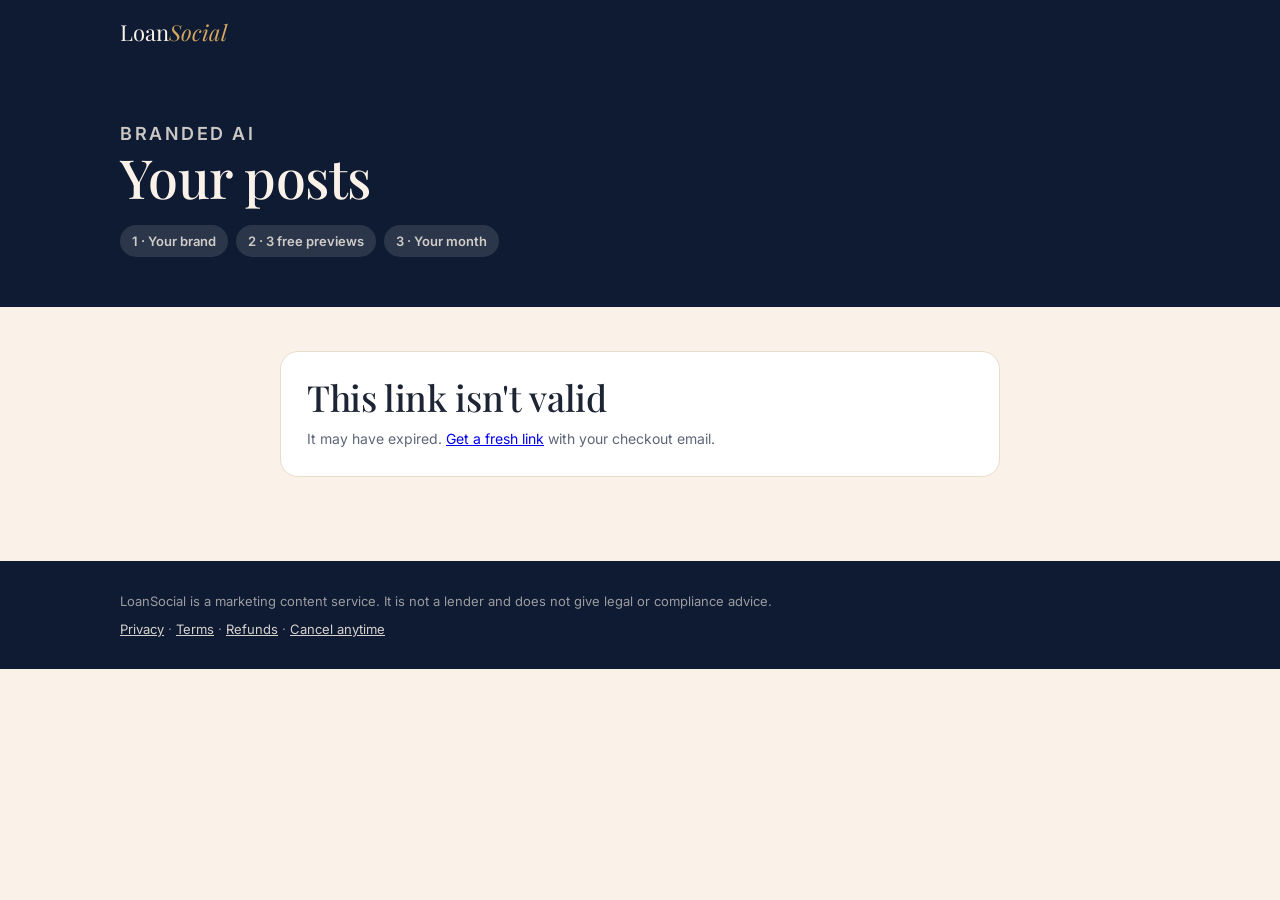
<file: my.html>
<!doctype html>
<html lang="en">
<head>
<meta charset="utf-8">
<meta name="viewport" content="width=device-width, initial-scale=1">
<title>Your posts | LoanSocial</title>
<meta name="robots" content="noindex">
<link rel="preconnect" href="https://fonts.googleapis.com">
<link rel="preconnect" href="https://fonts.gstatic.com" crossorigin>
<link href="https://fonts.googleapis.com/css2?family=Playfair+Display:ital,wght@0,500;0,600;1,500&family=Inter:wght@400;500;600;700&display=swap" rel="stylesheet">
<link rel="stylesheet" href="branded.css">
</head>
<body>
<nav><div class="wrap"><a class="logo" href="/">Loan<em>Social</em></a><span class="who" id="who"></span></div></nav>

<header class="band"><div class="wrap">
  <p class="eyebrow" id="eb">Branded AI</p>
  <h1 id="hl">Your posts</h1>
  <p id="sub"></p>
  <div class="steps"><span id="s1">1 · Your brand</span><span id="s2">2 · 3 free previews</span><span id="s3">3 · Your month</span></div>
</div></header>

<section id="bad" hidden><div class="wrap narrow"><div class="card"><h2>This link isn't valid</h2>
  <p class="small">It may have expired. <a href="start.html">Get a fresh link</a> with your checkout email.</p></div></div></section>

<section id="main" hidden><div class="wrap">

  <div class="card" id="waiting" hidden>
    <div class="status"><span class="dot"></span><span>We're making your 3 preview posts</span></div>
    <p class="small" style="margin-top:8px">Within one business day. We'll email you the moment they're ready. Need to fix a detail? <a id="editlink" href="#">Edit your brand</a>.</p>
  </div>

  <div class="card" id="previews" hidden>
    <span class="tag gold">Free · doesn't count as use</span>
    <h2 style="margin-top:10px">Your 3 preview posts</h2>
    <p class="small">Made in your brand with your NMLS footer. Download them and post them if you like: they're yours either way.</p>
    <div class="posts" id="pv"></div>
    <div id="decide" style="margin-top:22px">
      <p><b>Happy with how they look?</b> We'll make your full month the same way: 30 posts with captions, ready to post.</p>
      <p style="margin-top:12px;display:flex;gap:10px;flex-wrap:wrap">
        <button class="btn dark" id="yes">Looks good, make my month</button>
        <button class="btn line" id="no">Request changes</button></p>
      <div id="confirm" hidden class="card" style="margin-top:14px;background:#fbf3e4">
        <p><b>Start your first month?</b> Starting it counts as using your plan, so the 7-day refund no longer applies after this.</p>
        <p style="margin-top:12px;display:flex;gap:10px;flex-wrap:wrap"><button class="btn dark" id="yes2">Yes, start my month</button><button class="btn line" id="back">Not yet</button></p>
      </div>
      <form id="chg" hidden style="margin-top:14px"><label for="note">What should we change?</label>
        <textarea id="note" maxlength="1200" placeholder="e.g. Use the white version of my logo, make the accent lighter, my title is Branch Manager."></textarea>
        <p style="margin-top:10px"><button class="btn dark" type="submit">Send changes</button></p></form>
      <p class="msg" id="dmsg" role="status"></p>
    </div>
  </div>

  <div class="card" id="making" hidden>
    <div class="status"><span class="dot"></span><span id="makingt">Your month is being made</span></div>
    <p class="small" style="margin-top:8px">We hand-check every post before it reaches you. Your first month arrives within 2 business days of approving your previews; after that, each month is ready by the 25th of the month before. We email you every time.</p>
  </div>

  <div class="card" id="month" hidden>
    <span class="tag">Ready</span>
    <h2 style="margin-top:10px" id="mlabel">Your month</h2>
    <p class="small">Posts in your brand, the caption for each, and the posting calendar. Have compliance review the month before you post.</p>
    <p style="margin-top:16px;display:flex;gap:10px;flex-wrap:wrap"><a class="btn dark" id="mzip" href="#">Download all posts (ZIP)</a><a class="btn line" id="mcap" href="#">Captions + calendar (PDF)</a></p>
    <div class="posts" id="mposts"></div>
  </div>

  <div class="card" id="extras" hidden>
    <h3>Your add-ons</h3>
    <div id="extraslist"></div>
  </div>

  <div class="card" id="more">
    <h3>Add to your plan</h3>
    <div id="morelist"></div>
  </div>

  <p class="small" style="margin-top:22px" id="refund">Full refund within 7 days of purchase as long as you haven't started your first monthly batch. Preview posts don't count. <a href="cancel.html">Cancel anytime</a>.</p>
</div></section>

<footer><div class="wrap"><p>LoanSocial is a marketing content service. It is not a lender and does not give legal or compliance advice.</p><p style="margin-top:8px"><a href="privacy.html" style="color:rgba(250,242,233,.85)">Privacy</a> · <a href="terms.html" style="color:rgba(250,242,233,.85)">Terms</a> · <a href="refund.html" style="color:rgba(250,242,233,.85)">Refunds</a> · <a href="cancel.html" style="color:rgba(250,242,233,.85)">Cancel anytime</a></p></div></footer>

<script>
var API='https://api.getloansocial.com/branded';
/* Offer copy only; checkout URLs come from the worker (OFFER_URLS in wrangler.toml), so they live in one place. */
var OFFERS={
  cobrand:{t:'Realtor co-branded pack',d:'Every post also carries your partner agent: their name, headshot, brokerage and licence #.',p:'+$29/mo'},
  newsletter:{t:'Past-client newsletter',d:'One ready-to-send email a month in your brand, for your past clients. You send it from your own email.',p:'+$29/mo',branded:true},
  kit:{t:'Profile kit',d:'Instagram bio options, 6 highlight covers and a headshot backdrop, all in your colors.',p:'$27 once'},
  annual:{t:'Switch to yearly',d:'Two months free: $790 a year instead of $948.',p:'$790/yr'},
  team:{t:'Team: 5 loan officers',d:'One branch brand, a month of posts for each LO with their own NMLS and headshot.',p:'$299/mo',branded:true}};
var q=new URLSearchParams(location.search),T=q.get('t')||'',$=function(id){return document.getElementById(id)};
function api(path,body){return fetch(API+path+'?t='+encodeURIComponent(T),body?{method:'POST',headers:{'Content-Type':'application/json'},body:JSON.stringify(body)}:{}).then(function(r){return r.json()})}
function posts(el,list){el.innerHTML=list.map(function(p){return'<figure><a href="'+p.url+'" download><img src="'+p.url+'" alt="'+(p.label||'Post')+'" loading="lazy"></a><figcaption>'+(p.label||'')+'</figcaption></figure>'}).join('')}
function render(m){
  $('main').hidden=false;$('who').textContent=m.email||'';$('editlink').href='start.html?edit=1&t='+encodeURIComponent(T);
  var st=m.status,on=function(id){$(id).classList.add('on')};on('s1');
  if(st==='onboarded'||st==='changes'){$('waiting').hidden=false;$('hl').textContent='Thanks, '+(m.first||'')+'. Previews are on the way';
    if(st==='changes')$('waiting').querySelector('.status span:last-child').textContent='We got your changes. New previews are on the way';}
  if(st==='previews'){on('s2');$('previews').hidden=false;$('hl').textContent='Your previews are ready';posts($('pv'),m.previews||[]);}
  if(st==='batch'){on('s2');on('s3');$('making').hidden=false;$('hl').textContent='Your month is being made';}
  if(st==='ready'){on('s2');on('s3');$('month').hidden=false;$('hl').textContent='Your month is ready';
    $('mlabel').textContent=m.month.label;$('mzip').href=m.month.zip;$('mcap').href=m.month.captions;posts($('mposts'),m.month.posts||[]);
    if(m.previews&&m.previews.length){$('previews').hidden=false;$('decide').hidden=true;posts($('pv'),m.previews);}}
  if(m.used)$('refund').innerHTML='<a href="cancel.html">Cancel anytime</a>.';
  var ex=m.downloads||[];if(ex.length){$('extras').hidden=false;$('extraslist').innerHTML=ex.map(function(x){
    return'<div class="addon"><div><b>'+x.title+'</b><p class="small">'+(x.note||'')+'</p></div><a class="btn line" href="'+x.url+'">Download</a></div>'}).join('')}
  var own=m.addons||{},more=Object.keys(OFFERS).filter(function(k){
    if(k==='annual')return m.interval!=='year'&&m.plan==='branded';if(k==='team')return m.plan==='branded';
    return!own[k]&&(!OFFERS[k].branded||m.plan!=='create')});
  var urls=m.offer_urls||{};urls.annual=urls.annual||urls.branded_year;  /* checkout.json names it branded_year */more=more.filter(function(k){return urls[k]});
  if(!more.length)$('more').hidden=true;
  $('morelist').innerHTML=more.map(function(k){var o=OFFERS[k];return'<div class="addon"><div><b>'+o.t+'</b><p class="small">'+o.d+'</p></div><div style="text-align:right"><div class="price">'+o.p+'</div><a class="btn line" style="margin-top:6px;padding:10px 18px;font-size:15px" href="'+urls[k]+'">Add</a></div></div>'}).join('');}
if(q.has('demo')){var D='img/demo_';render({email:'maya@example.com',first:'Maya',status:q.get('demo')||'previews',plan:'branded',interval:'month',addons:{kit:true},
  previews:[{url:D+'D13_single_01.jpg',label:'Single post'},{url:D+'D19_carousel_01.jpg',label:'Carousel cover'},{url:D+'D02_reel_01.jpg',label:'Reel cover'}],
  month:{label:'December 2026',zip:'#',captions:'#',posts:[{url:D+'D13_single_01.jpg',label:'Dec 13'},{url:D+'D16_single_01.jpg',label:'Dec 16'},{url:D+'D19_carousel_01.jpg',label:'Dec 19'},{url:D+'D19_carousel_02.jpg',label:'Dec 19 · 2'}]},
  offer_urls:{cobrand:'#',newsletter:'#',annual:'#',team:'#'},downloads:[{title:'Profile kit',note:'Bio options, 6 highlight covers, headshot backdrop',url:'#'}]});}
else if(!T)$('bad').hidden=false;
else api('/member').then(function(j){if(!j.ok){$('bad').hidden=false;return}if(j.member.status==='new'){location.href='start.html?t='+encodeURIComponent(T);return}render(j.member)}).catch(function(){$('bad').hidden=false});
$('yes').onclick=function(){$('confirm').hidden=false;$('chg').hidden=true};
$('back').onclick=function(){$('confirm').hidden=true};
$('no').onclick=function(){$('chg').hidden=false;$('confirm').hidden=true;$('note').focus()};
$('yes2').onclick=function(){var b=this;b.disabled=true;if(q.has('demo')){$('dmsg').textContent='Demo mode: nothing was sent.';return}
  api('/approve',{}).then(function(j){if(!j.ok)throw 0;location.reload()}).catch(function(){b.disabled=false;$('dmsg').textContent='Something went wrong. Please try again.';$('dmsg').className='msg err'})};
$('chg').onsubmit=function(e){e.preventDefault();var n=$('note').value.trim();if(n.length<4){$('note').focus();return}
  if(q.has('demo')){$('dmsg').textContent='Demo mode: nothing was sent.';return}
  api('/changes',{note:n}).then(function(j){if(!j.ok)throw 0;location.reload()}).catch(function(){$('dmsg').textContent='Something went wrong. Please try again.';$('dmsg').className='msg err'})};
</script>
<script src="checkout.js" defer></script>
</body>
</html>
</file>
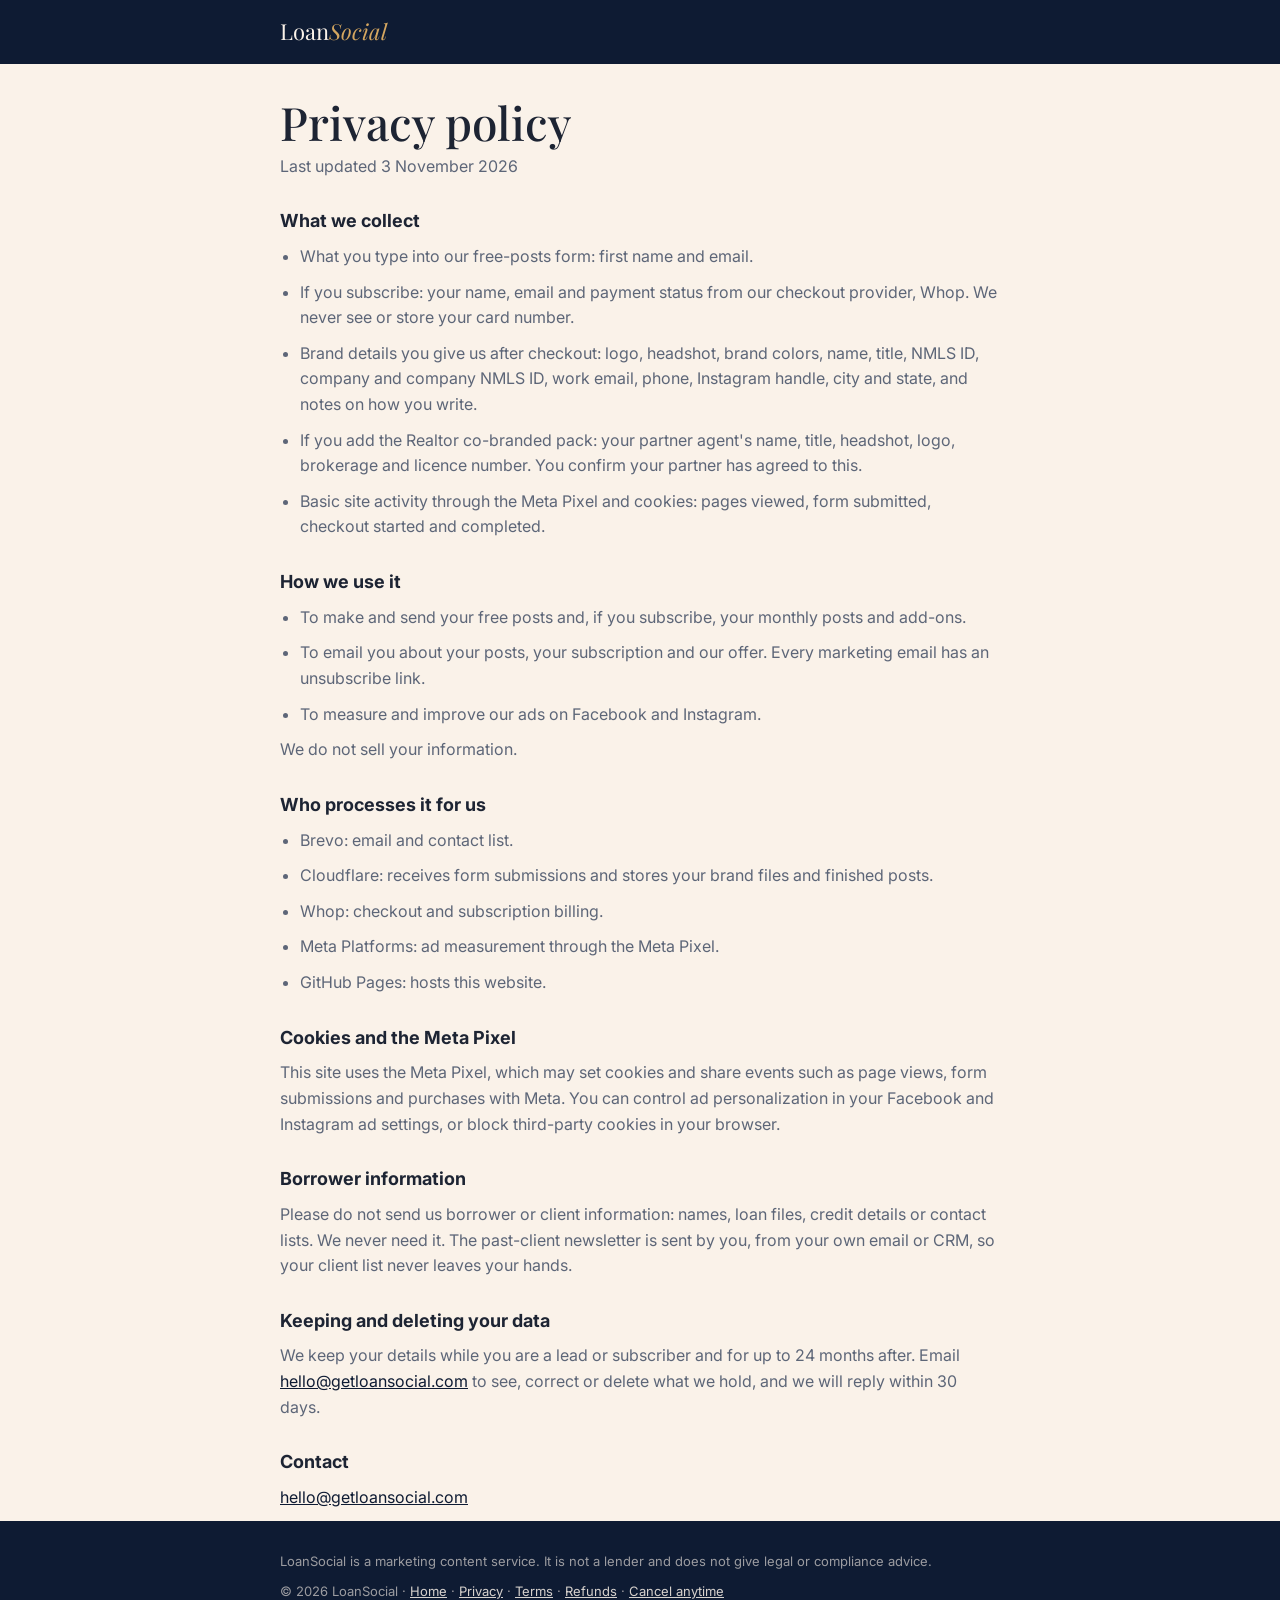
<file: privacy.html>
<!doctype html><html lang="en"><head><meta charset="utf-8">
<meta name="viewport" content="width=device-width, initial-scale=1"><title>Privacy policy | LoanSocial</title>
<link href="https://fonts.googleapis.com/css2?family=Playfair+Display:wght@500&family=Inter:wght@400;600&display=swap" rel="stylesheet">
<script>!function(f,b,e,v,n,t,s){if(f.fbq)return;n=f.fbq=function(){n.callMethod?n.callMethod.apply(n,arguments):n.queue.push(arguments)};if(!f._fbq)f._fbq=n;n.push=n;n.loaded=!0;n.version='2.0';n.queue=[];t=b.createElement(e);t.async=!0;t.src=v;s=b.getElementsByTagName(e)[0];s.parentNode.insertBefore(t,s)}(window,document,'script','https://connect.facebook.net/en_US/fbevents.js');fbq('init','2460548358025047');fbq('track','PageView');</script>
<style>:root{--navy:#0e1b33;--cream:#faf2e9;--gold:#d4a660;--ink:#1d2433;--muted:#5d6678;--line:#e7dccb}
*{box-sizing:border-box;margin:0;padding:0}body{font-family:Inter,system-ui,sans-serif;color:var(--ink);background:var(--cream);line-height:1.6;-webkit-font-smoothing:antialiased}
.wrap{max-width:760px;margin:0 auto;padding:0 20px}nav{background:var(--navy)}nav .wrap{height:64px;display:flex;align-items:center}
.logo{font-family:"Playfair Display",serif;font-size:22px;color:var(--cream);text-decoration:none}.logo em{color:var(--gold)}
h1{font-family:"Playfair Display",serif;font-weight:500;font-size:clamp(36px,6vw,46px);line-height:1.08;margin:34px 0 6px}h2{font-size:18px;margin:28px 0 8px}
p,li{color:var(--muted);margin-bottom:10px}ul{padding-left:20px}a{color:var(--navy)}main{padding-bottom:60px}
table{width:100%;border-collapse:collapse;margin:6px 0 14px;font-size:15px;background:#fff;border:1px solid var(--line);border-radius:12px;overflow:hidden}
th,td{text-align:left;padding:10px 12px;border-bottom:1px solid var(--line);color:var(--muted);vertical-align:top}th{color:var(--ink)}
footer{background:var(--navy);color:rgba(250,242,233,.6);font-size:13px;padding:30px 0}footer a{color:rgba(250,242,233,.85)}footer p{color:inherit}</style><script>/* Microsoft Clarity (session recordings + heatmaps); loads after the page paints */
(function(c,l,a,r,i){c[a]=c[a]||function(){(c[a].q=c[a].q||[]).push(arguments)};
c.addEventListener("load",function(){setTimeout(function(){var t=l.createElement(r);t.async=1;t.src="https://www.clarity.ms/tag/"+i;
var y=l.getElementsByTagName(r)[0];y.parentNode.insertBefore(t,y)},0)})})(window,document,"clarity","script","z7votzvf5q");</script>
</head><body>
<nav><div class="wrap"><a class="logo" href="./">Loan<em>Social</em></a></div></nav><main class="wrap"><h1>Privacy policy</h1><p>Last updated 3 November 2026</p>

<h2>What we collect</h2>
<ul><li>What you type into our free-posts form: first name and email.</li>
<li>If you subscribe: your name, email and payment status from our checkout provider, Whop. We never see or store your card number.</li>
<li>Brand details you give us after checkout: logo, headshot, brand colors, name, title, NMLS ID, company and company NMLS ID, work email, phone, Instagram handle, city and state, and notes on how you write.</li>
<li>If you add the Realtor co-branded pack: your partner agent's name, title, headshot, logo, brokerage and licence number. You confirm your partner has agreed to this.</li>
<li>Basic site activity through the Meta Pixel and cookies: pages viewed, form submitted, checkout started and completed.</li></ul>
<h2>How we use it</h2>
<ul><li>To make and send your free posts and, if you subscribe, your monthly posts and add-ons.</li>
<li>To email you about your posts, your subscription and our offer. Every marketing email has an unsubscribe link.</li>
<li>To measure and improve our ads on Facebook and Instagram.</li></ul>
<p>We do not sell your information.</p>
<h2>Who processes it for us</h2>
<ul><li>Brevo: email and contact list.</li><li>Cloudflare: receives form submissions and stores your brand files and finished posts.</li>
<li>Whop: checkout and subscription billing.</li><li>Meta Platforms: ad measurement through the Meta Pixel.</li>
<li>GitHub Pages: hosts this website.</li></ul>
<h2>Cookies and the Meta Pixel</h2>
<p>This site uses the Meta Pixel, which may set cookies and share events such as page views, form submissions and purchases with Meta. You can control ad personalization in your Facebook and Instagram ad settings, or block third-party cookies in your browser.</p>
<h2>Borrower information</h2>
<p>Please do not send us borrower or client information: names, loan files, credit details or contact lists. We never need it. The past-client newsletter is sent by you, from your own email or CRM, so your client list never leaves your hands.</p>
<h2>Keeping and deleting your data</h2>
<p>We keep your details while you are a lead or subscriber and for up to 24 months after. Email <a href="mailto:hello@getloansocial.com">hello@getloansocial.com</a> to see, correct or delete what we hold, and we will reply within 30 days.</p>
<h2>Contact</h2><p><a href="mailto:hello@getloansocial.com">hello@getloansocial.com</a></p>
</main><footer><div class="wrap"><p>LoanSocial is a marketing content service. It is not a lender and does not give legal or compliance advice.</p>
<p>© 2026 LoanSocial · <a href="./">Home</a> · <a href="privacy.html">Privacy</a> · <a href="terms.html">Terms</a> · <a href="refund.html">Refunds</a> · <a href="cancel.html">Cancel anytime</a></p></div></footer></body></html>
</file>
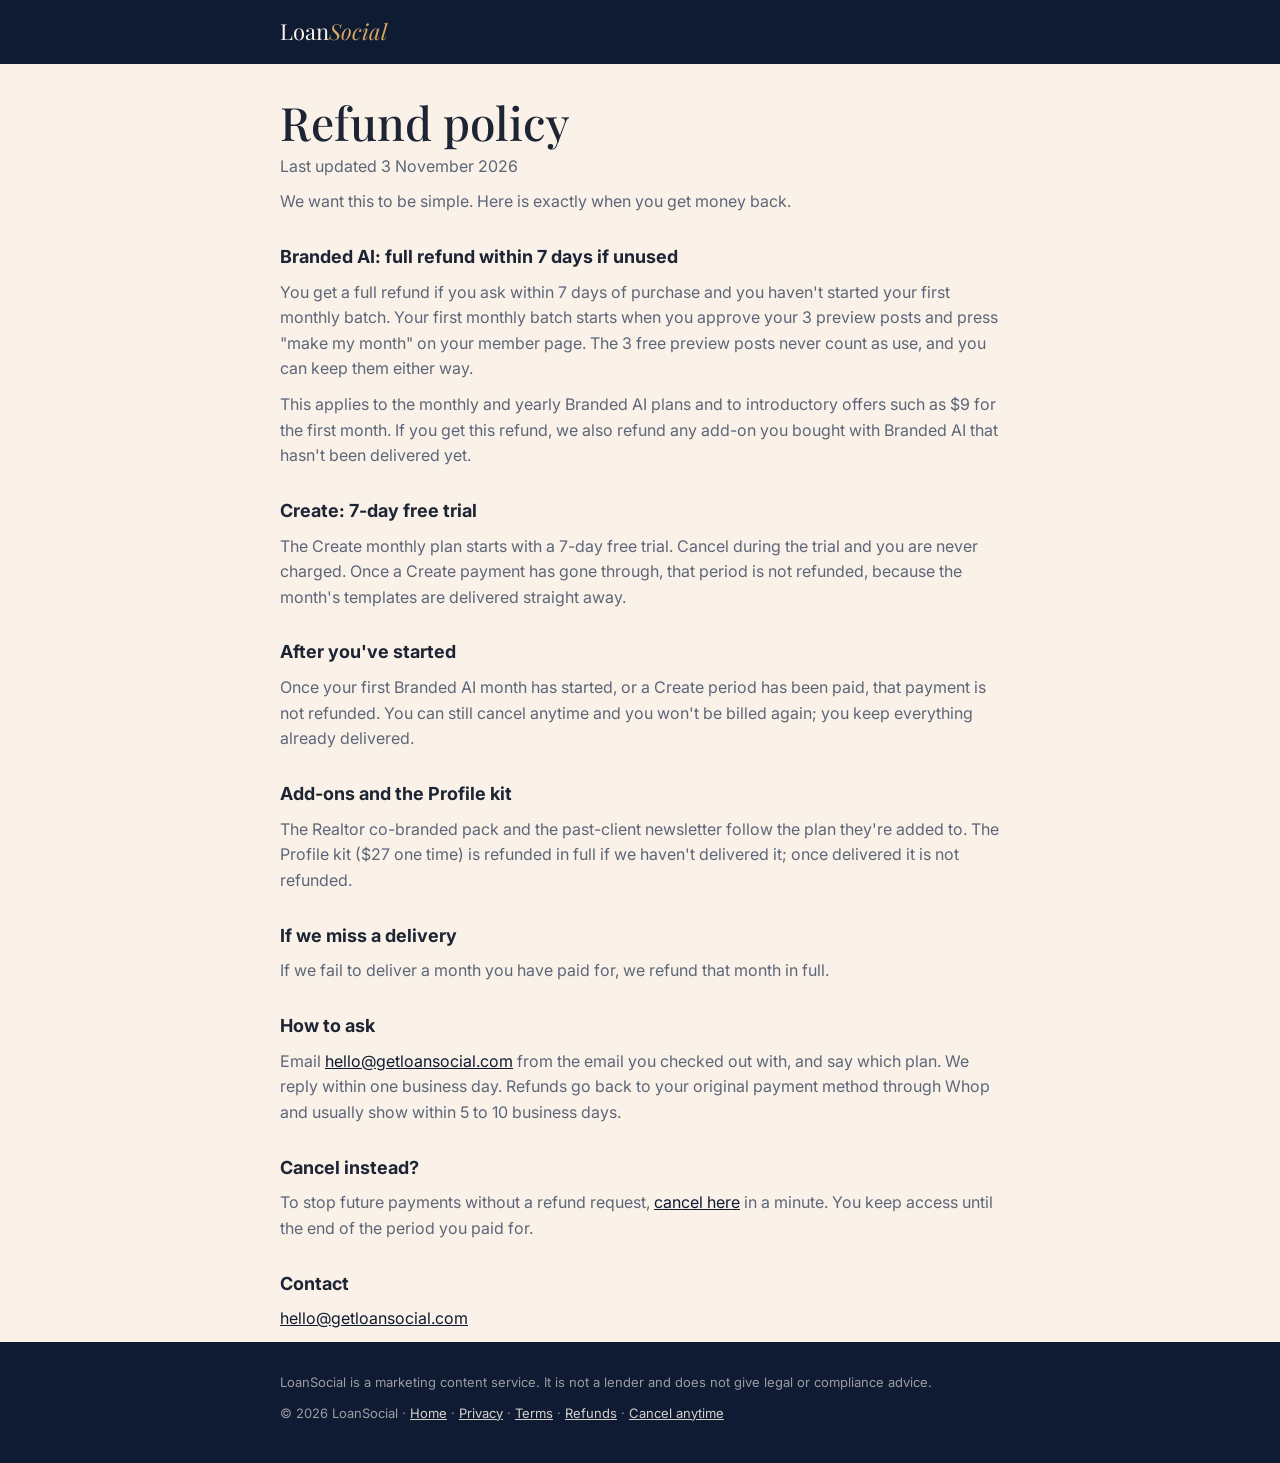
<file: refund.html>
<!doctype html><html lang="en"><head><meta charset="utf-8">
<meta name="viewport" content="width=device-width, initial-scale=1"><title>Refund policy | LoanSocial</title>
<link href="https://fonts.googleapis.com/css2?family=Playfair+Display:wght@500&family=Inter:wght@400;600&display=swap" rel="stylesheet">
<script>!function(f,b,e,v,n,t,s){if(f.fbq)return;n=f.fbq=function(){n.callMethod?n.callMethod.apply(n,arguments):n.queue.push(arguments)};if(!f._fbq)f._fbq=n;n.push=n;n.loaded=!0;n.version='2.0';n.queue=[];t=b.createElement(e);t.async=!0;t.src=v;s=b.getElementsByTagName(e)[0];s.parentNode.insertBefore(t,s)}(window,document,'script','https://connect.facebook.net/en_US/fbevents.js');fbq('init','2460548358025047');fbq('track','PageView');</script>
<style>:root{--navy:#0e1b33;--cream:#faf2e9;--gold:#d4a660;--ink:#1d2433;--muted:#5d6678;--line:#e7dccb}
*{box-sizing:border-box;margin:0;padding:0}body{font-family:Inter,system-ui,sans-serif;color:var(--ink);background:var(--cream);line-height:1.6;-webkit-font-smoothing:antialiased}
.wrap{max-width:760px;margin:0 auto;padding:0 20px}nav{background:var(--navy)}nav .wrap{height:64px;display:flex;align-items:center}
.logo{font-family:"Playfair Display",serif;font-size:22px;color:var(--cream);text-decoration:none}.logo em{color:var(--gold)}
h1{font-family:"Playfair Display",serif;font-weight:500;font-size:clamp(36px,6vw,46px);line-height:1.08;margin:34px 0 6px}h2{font-size:18px;margin:28px 0 8px}
p,li{color:var(--muted);margin-bottom:10px}ul{padding-left:20px}a{color:var(--navy)}main{padding-bottom:60px}
table{width:100%;border-collapse:collapse;margin:6px 0 14px;font-size:15px;background:#fff;border:1px solid var(--line);border-radius:12px;overflow:hidden}
th,td{text-align:left;padding:10px 12px;border-bottom:1px solid var(--line);color:var(--muted);vertical-align:top}th{color:var(--ink)}
footer{background:var(--navy);color:rgba(250,242,233,.6);font-size:13px;padding:30px 0}footer a{color:rgba(250,242,233,.85)}footer p{color:inherit}</style><script>/* Microsoft Clarity (session recordings + heatmaps); loads after the page paints */
(function(c,l,a,r,i){c[a]=c[a]||function(){(c[a].q=c[a].q||[]).push(arguments)};
c.addEventListener("load",function(){setTimeout(function(){var t=l.createElement(r);t.async=1;t.src="https://www.clarity.ms/tag/"+i;
var y=l.getElementsByTagName(r)[0];y.parentNode.insertBefore(t,y)},0)})})(window,document,"clarity","script","z7votzvf5q");</script>
</head><body>
<nav><div class="wrap"><a class="logo" href="./">Loan<em>Social</em></a></div></nav><main class="wrap"><h1>Refund policy</h1><p>Last updated 3 November 2026</p>

<p>We want this to be simple. Here is exactly when you get money back.</p>
<h2>Branded AI: full refund within 7 days if unused</h2>
<p>You get a full refund if you ask within 7 days of purchase and you haven't started your first monthly batch. Your first monthly batch starts when you approve your 3 preview posts and press "make my month" on your member page. The 3 free preview posts never count as use, and you can keep them either way.</p>
<p>This applies to the monthly and yearly Branded AI plans and to introductory offers such as $9 for the first month. If you get this refund, we also refund any add-on you bought with Branded AI that hasn't been delivered yet.</p>
<h2>Create: 7-day free trial</h2>
<p>The Create monthly plan starts with a 7-day free trial. Cancel during the trial and you are never charged. Once a Create payment has gone through, that period is not refunded, because the month's templates are delivered straight away.</p>
<h2>After you've started</h2>
<p>Once your first Branded AI month has started, or a Create period has been paid, that payment is not refunded. You can still cancel anytime and you won't be billed again; you keep everything already delivered.</p>
<h2>Add-ons and the Profile kit</h2>
<p>The Realtor co-branded pack and the past-client newsletter follow the plan they're added to. The Profile kit ($27 one time) is refunded in full if we haven't delivered it; once delivered it is not refunded.</p>
<h2>If we miss a delivery</h2>
<p>If we fail to deliver a month you have paid for, we refund that month in full.</p>
<h2>How to ask</h2>
<p>Email <a href="mailto:hello@getloansocial.com">hello@getloansocial.com</a> from the email you checked out with, and say which plan. We reply within one business day. Refunds go back to your original payment method through Whop and usually show within 5 to 10 business days.</p>
<h2>Cancel instead?</h2>
<p>To stop future payments without a refund request, <a href="cancel.html">cancel here</a> in a minute. You keep access until the end of the period you paid for.</p>
<h2>Contact</h2><p><a href="mailto:hello@getloansocial.com">hello@getloansocial.com</a></p>
</main><footer><div class="wrap"><p>LoanSocial is a marketing content service. It is not a lender and does not give legal or compliance advice.</p>
<p>© 2026 LoanSocial · <a href="./">Home</a> · <a href="privacy.html">Privacy</a> · <a href="terms.html">Terms</a> · <a href="refund.html">Refunds</a> · <a href="cancel.html">Cancel anytime</a></p></div></footer></body></html>
</file>
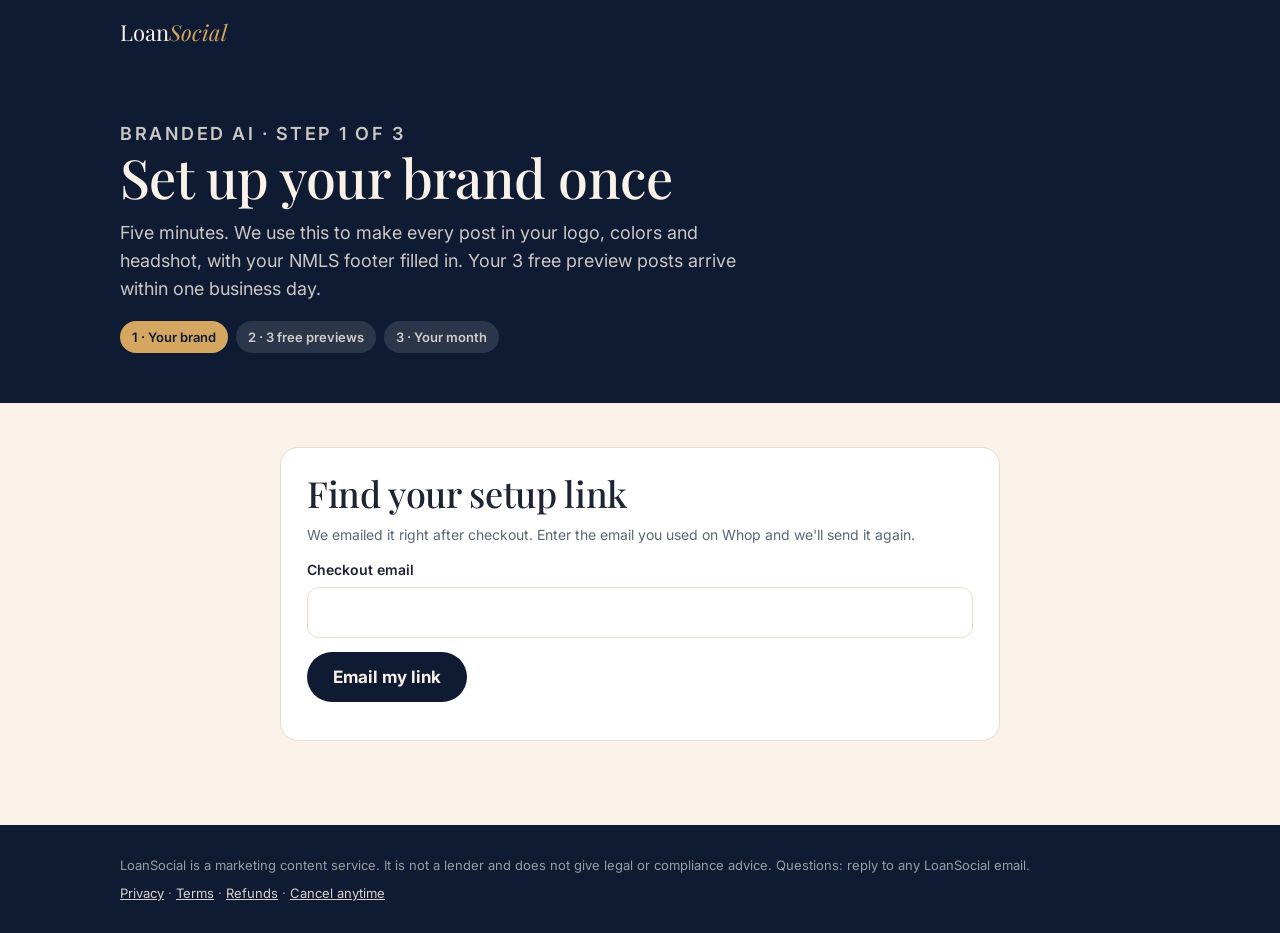
<file: start.html>
<!doctype html>
<html lang="en">
<head>
<meta charset="utf-8">
<meta name="viewport" content="width=device-width, initial-scale=1">
<title>Set up your brand | LoanSocial</title>
<meta name="robots" content="noindex">
<link rel="preconnect" href="https://fonts.googleapis.com">
<link rel="preconnect" href="https://fonts.gstatic.com" crossorigin>
<link href="https://fonts.googleapis.com/css2?family=Playfair+Display:ital,wght@0,500;0,600;1,500&family=Inter:wght@400;500;600;700&display=swap" rel="stylesheet">
<link rel="stylesheet" href="branded.css">
<script>/* Microsoft Clarity (session recordings + heatmaps); loads after the page paints */
(function(c,l,a,r,i){c[a]=c[a]||function(){(c[a].q=c[a].q||[]).push(arguments)};
c.addEventListener("load",function(){setTimeout(function(){var t=l.createElement(r);t.async=1;t.src="https://www.clarity.ms/tag/"+i;
var y=l.getElementsByTagName(r)[0];y.parentNode.insertBefore(t,y)},0)})})(window,document,"clarity","script","z7votzvf5q");</script>
</head>
<body>
<nav><div class="wrap"><a class="logo" href="/">Loan<em>Social</em></a><span class="who" id="who"></span></div></nav>

<header class="band"><div class="wrap">
  <p class="eyebrow">Branded AI · Step 1 of 3</p>
  <h1>Set up your brand once</h1>
  <p>Five minutes. We use this to make every post in your logo, colors and headshot, with your NMLS footer filled in. Your 3 free preview posts arrive within one business day.</p>
  <div class="steps"><span class="on">1 · Your brand</span><span>2 · 3 free previews</span><span>3 · Your month</span></div>
</div></header>

<section id="nolink" hidden><div class="wrap narrow"><div class="card">
  <h2>Find your setup link</h2>
  <p class="small">We emailed it right after checkout. Enter the email you used on Whop and we'll send it again.</p>
  <form id="resend" novalidate>
    <label for="re">Checkout email</label>
    <input type="email" id="re" required autocomplete="email">
    <p style="margin-top:14px"><button class="btn dark" type="submit">Email my link</button></p>
    <p class="msg" id="remsg" role="status"></p>
  </form>
</div></div></section>

<section id="main" hidden><div class="wrap"><div class="grid2" style="align-items:start">
<form id="f" novalidate>
  <div class="card"><h3>You</h3>
    <div class="row">
      <div><label for="name">Full name, as on your NMLS record</label><input type="text" id="name" name="name" required autocomplete="name"></div>
      <div><label for="title">Title</label><input type="text" id="title" name="title" value="Loan Officer"></div>
      <div><label for="nmls">Your NMLS #</label><input type="text" id="nmls" name="nmls" required inputmode="numeric" pattern="[0-9]{3,12}"></div>
      <div><label for="email">Email clients reply to</label><input type="email" id="email" name="email" required autocomplete="email"></div>
      <div><label for="phone">Phone <span class="opt">(optional)</span></label><input type="tel" id="phone" name="phone" autocomplete="tel"></div>
      <div><label for="ig">Instagram handle <span class="opt">(optional)</span></label><input type="text" id="ig" name="instagram" placeholder="@yourname"></div>
    </div>
  </div>

  <div class="card"><h3>Your company</h3>
    <div class="row">
      <div><label for="company">Company name</label><input type="text" id="company" name="company" required autocomplete="organization"></div>
      <div><label for="cnmls">Company NMLS #</label><input type="text" id="cnmls" name="company_nmls" required inputmode="numeric" pattern="[0-9]{3,12}"></div>
      <div><label for="city">City you mostly lend in</label><input type="text" id="city" name="city" required placeholder="Austin"></div>
      <div><label for="state">State</label><input type="text" id="state" name="state" required placeholder="Texas"></div>
    </div>
    <p class="hint">Backgrounds and local posts are made for your city, not ours.</p>
  </div>

  <div class="card"><h3>Your brand</h3>
    <label>Logo <span class="opt">(PNG with a transparent background is best)</span></label>
    <label class="drop" for="logo"><img id="logoprev" alt="" src="data:image/svg+xml,%3Csvg xmlns='http://www.w3.org/2000/svg' viewBox='0 0 64 64'%3E%3Cpath d='M32 20v24M20 32h24' stroke='%23b8893f' stroke-width='3' stroke-linecap='round'/%3E%3C/svg%3E"><span><b>Upload your logo</b><br><span class="small">PNG, JPG or SVG, up to 5 MB</span></span><input type="file" id="logo" name="logo" accept="image/png,image/jpeg,image/svg+xml"></label>
    <label>Headshot <span class="opt">(optional: we use your initials until you add one)</span></label>
    <label class="drop round" for="headshot"><img id="headprev" alt="" src="data:image/svg+xml,%3Csvg xmlns='http://www.w3.org/2000/svg' viewBox='0 0 64 64'%3E%3Cpath d='M32 20v24M20 32h24' stroke='%23b8893f' stroke-width='3' stroke-linecap='round'/%3E%3C/svg%3E"><span><b>Upload a headshot</b><br><span class="small">Face and shoulders, good light</span></span><input type="file" id="headshot" name="headshot" accept="image/png,image/jpeg"></label>
    <label>Brand colors</label>
    <div class="swatches">
      <div class="sw"><input type="color" id="c1" name="primary" value="#12343b"><span><b>Main</b><br><span class="small" id="c1t">#12343b</span></span></div>
      <div class="sw"><input type="color" id="c2" name="accent" value="#e0a458"><span><b>Accent</b><br><span class="small" id="c2t">#e0a458</span></span></div>
    </div>
    <div class="presets" aria-label="Color presets">
      <button type="button" data-p="#0e1b33,#d4a660" style="background:#0e1b33" title="Navy and gold"></button>
      <button type="button" data-p="#12343b,#e0a458" style="background:#12343b" title="Teal and amber"></button>
      <button type="button" data-p="#3b1f2b,#e8b4a0" style="background:#3b1f2b" title="Plum and blush"></button>
      <button type="button" data-p="#1f3d2b,#c9b37e" style="background:#1f3d2b" title="Forest and sand"></button>
      <button type="button" data-p="#22252b,#9fc3e7" style="background:#22252b" title="Charcoal and sky"></button>
      <button type="button" data-p="#7a1f1f,#f1d9a7" style="background:#7a1f1f" title="Brick and cream"></button>
    </div>
    <p class="hint">Any colors work. If one is too light to read on, we deepen it automatically so text stays legible.</p>
  </div>

  <div class="card"><h3>How you sound</h3>
    <div class="chips" role="radiogroup" aria-label="Voice">
      <label><input type="radio" name="voice" value="warm" checked><span>Warm and personal</span></label>
      <label><input type="radio" name="voice" value="straight"><span>Straight to the point</span></label>
      <label><input type="radio" name="voice" value="upbeat"><span>Upbeat and energetic</span></label>
      <label><input type="radio" name="voice" value="expert"><span>Calm expert</span></label>
    </div>
    <label for="avoid">Anything to always say or never say <span class="opt">(optional)</span></label>
    <textarea id="avoid" name="notes" placeholder="e.g. Always mention we lend in Spanish. Never say 'cheap'. My lender doesn't allow emojis."></textarea>
  </div>

  <div class="card" id="partnerbox" hidden><span class="tag gold">Realtor co-branded pack</span><h3 style="margin-top:10px">Your partner agent</h3>
    <p class="small">Co-branded posts carry both of you. Agree with your partner how you share the cost and check RESPA rules with your compliance team before posting.</p>
    <div class="row">
      <div><label for="pname">Agent name</label><input type="text" id="pname" name="partner_name"></div>
      <div><label for="ptitle">Title</label><input type="text" id="ptitle" name="partner_title" value="Real Estate Agent"></div>
      <div><label for="pco">Brokerage</label><input type="text" id="pco" name="partner_company"></div>
      <div><label for="plic">License #</label><input type="text" id="plic" name="partner_license"></div>
    </div>
    <div class="row">
      <div><label>Agent headshot <span class="opt">(optional)</span></label><label class="drop round" for="phead"><img id="pheadprev" alt="" src="data:image/svg+xml,%3Csvg xmlns='http://www.w3.org/2000/svg' viewBox='0 0 64 64'%3E%3Cpath d='M32 20v24M20 32h24' stroke='%23b8893f' stroke-width='3' stroke-linecap='round'/%3E%3C/svg%3E"><span class="small">Upload</span><input type="file" id="phead" name="partner_headshot" accept="image/png,image/jpeg"></label></div>
      <div><label>Brokerage logo <span class="opt">(optional)</span></label><label class="drop" for="plogo"><img id="plogoprev" alt="" src="data:image/svg+xml,%3Csvg xmlns='http://www.w3.org/2000/svg' viewBox='0 0 64 64'%3E%3Cpath d='M32 20v24M20 32h24' stroke='%23b8893f' stroke-width='3' stroke-linecap='round'/%3E%3C/svg%3E"><span class="small">Upload</span><input type="file" id="plogo" name="partner_logo" accept="image/png,image/jpeg,image/svg+xml"></label></div>
    </div>
  </div>

  <div class="card" id="teambox" hidden><span class="tag gold">Team · 5 seats</span><h3 style="margin-top:10px">Your loan officers</h3>
    <p class="small">One branch brand above, a set of posts for each LO with their own name, NMLS and headshot. You're seat 1; add up to 4 more.</p>
    <div id="seats"></div>
  </div>

  <div class="card">
    <label style="display:flex;gap:10px;font-weight:500;margin:0"><input type="checkbox" id="ok" required style="margin-top:4px"> <span>These NMLS details are correct, and I'll have my compliance team review posts before I publish them.</span></label>
    <p style="margin-top:18px"><button class="btn dark" type="submit" id="go">Make my 3 free previews</button></p>
    <p class="msg" id="msg" role="status"></p>
    <p class="small" style="margin-top:10px">Previews don't count as using your month, so the 7-day refund still applies until you start your first monthly batch.</p>
  </div>
</form>

<aside class="sticky-prev">
  <p class="eyebrow" style="margin-bottom:10px">Live preview</p>
  <div class="mock" id="mock" style="background-image:url(img/bg_mock.jpg)">
    <div class="tint" id="mtint"></div>
    <div class="in">
      <div class="rule" id="mrule"></div>
      <div class="h">Their first home</div>
      <div class="s">A client story</div>
      <div class="id"><div class="av" id="mav">MT</div><div class="nm"><b id="mname">Your Name</b><span id="mtitle">Loan Officer · NMLS #</span></div><div class="lg" id="mlg" hidden><img id="mlogo" alt=""></div></div>
      <div class="ft" id="mft">Your Name | NMLS # | Company NMLS # | Equal Housing Opportunity</div>
    </div>
  </div>
  <p class="small" style="margin-top:10px">A rough preview. Your real posts are typeset at full size with a background made for your city.</p>
</aside>
</div></div></section>

<footer><div class="wrap"><p>LoanSocial is a marketing content service. It is not a lender and does not give legal or compliance advice. Questions: reply to any LoanSocial email.</p><p style="margin-top:8px"><a href="privacy.html" style="color:rgba(250,242,233,.85)">Privacy</a> · <a href="terms.html" style="color:rgba(250,242,233,.85)">Terms</a> · <a href="refund.html" style="color:rgba(250,242,233,.85)">Refunds</a> · <a href="cancel.html" style="color:rgba(250,242,233,.85)">Cancel anytime</a></p></div></footer>

<script>
var API='https://api.getloansocial.com/branded';
var q=new URLSearchParams(location.search),T=q.get('t')||'',DEMO=q.has('demo');
var $=function(id){return document.getElementById(id)},HEAD=false;
function show(m){$('main').hidden=false;$('who').textContent=m.email||'';
  if(m.addons&&m.addons.cobrand)$('partnerbox').hidden=false;
  if(m.plan==='team'){$('teambox').hidden=false;seats(m.seats||5);}
  if(m.plan==='create'){document.querySelector('header .eyebrow').textContent='Your add-ons · Step 1 of 2';
    $('go').textContent='Save my details';}
  if(m.brand)fill(m.brand);paint();}
function seats(n){var h='';for(var i=2;i<=n;i++)h+='<div class="row" style="border-top:1px solid #f1e9dc;margin-top:12px;padding-top:4px">'+
  '<div><label>LO '+i+' name</label><input type="text" name="seat'+i+'_name"></div>'+
  '<div><label>NMLS #</label><input type="text" name="seat'+i+'_nmls" inputmode="numeric"></div>'+
  '<div><label>Title</label><input type="text" name="seat'+i+'_title" value="Loan Officer"></div>'+
  '<div><label>Email</label><input type="email" name="seat'+i+'_email"></div>'+
  '<div><label>Headshot <span class="opt">(optional)</span></label><input type="file" name="seat'+i+'_headshot" accept="image/png,image/jpeg"></div></div>';$('seats').innerHTML=h;}
function fill(b){Object.keys(b).forEach(function(k){var el=document.querySelector('[name="'+k+'"]');if(el&&el.type!=='file'&&el.type!=='radio')el.value=b[k];});}
if(DEMO){show({email:'maya@example.com',plan:q.get('plan')||'branded',addons:{cobrand:q.has('cobrand')},seats:5});}
else if(!T){$('nolink').hidden=false;}
else fetch(API+'/member?t='+encodeURIComponent(T)).then(function(r){return r.json()}).then(function(j){
  if(!j.ok){$('nolink').hidden=false;$('remsg').textContent='That link has expired or is not valid. Get a fresh one below.';$('remsg').className='msg err';return;}
  if(j.member.status&&j.member.status!=='new'&&!q.has('edit')){location.href='my.html?t='+encodeURIComponent(T);return;}
  show(j.member);}).catch(function(){$('nolink').hidden=false;});

/* live preview */
function hex2(h){h=h.replace('#','');return[0,2,4].map(function(i){return parseInt(h.substr(i,2),16)})}
function lum(c){c=c.map(function(v){v/=255;return v<=.03928?v/12.92:Math.pow((v+.055)/1.055,2.4)});return .2126*c[0]+.7152*c[1]+.0722*c[2]}
function deep(h){var c=hex2(h),k=1;while(lum(c.map(function(v){return v*k}))>.06&&k>.1)k-=.03;return'rgb('+c.map(function(v){return Math.round(v*k)}).join(',')+')'}
function ini(n){return(n||'Your Name').split(/\s+/).slice(0,2).map(function(w){return w[0]||''}).join('').toUpperCase()}
function paint(){var p=$('c1').value,a=$('c2').value,base=deep(p);$('c1t').textContent=p;$('c2t').textContent=a;
  $('mtint').style.background='linear-gradient(180deg,'+base.replace('rgb','rgba').replace(')',',.55)')+' 0%,'+base.replace('rgb','rgba').replace(')',',.3)')+' 45%,'+base.replace('rgb','rgba').replace(')',',.7)')+' 100%)';
  $('mrule').style.background=a;var av=$('mav');av.style.borderColor=a;
  if(!HEAD){av.style.backgroundColor=a;av.style.color=base;av.textContent=ini($('name').value);}
  var n=$('name').value||'Your Name',nm=$('nmls').value,co=$('company').value||'Company',cn=$('cnmls').value;
  $('mname').textContent=n;$('mtitle').textContent=($('title').value||'Loan Officer')+' · NMLS #'+nm;
  $('mft').textContent=n+' | NMLS #'+nm+' | '+co+' NMLS #'+cn+' | Equal Housing Opportunity';}
['name','title','nmls','company','cnmls','c1','c2'].forEach(function(id){$(id).addEventListener('input',paint)});
document.querySelectorAll('.presets button').forEach(function(b){b.addEventListener('click',function(){var v=b.dataset.p.split(',');$('c1').value=v[0];$('c2').value=v[1];paint();})});
function pick(inp,img,cb){$(inp).addEventListener('change',function(){var f=this.files[0];if(!f)return;
  if(f.size>5e6){alert('Please use a file under 5 MB.');this.value='';return;}
  var u=URL.createObjectURL(f);$(img).src=u;cb&&cb(u);});}
pick('logo','logoprev',function(u){$('mlogo').src=u;$('mlg').hidden=false;});
pick('headshot','headprev',function(u){HEAD=true;var av=$('mav');av.textContent='';av.style.backgroundImage='url('+u+')';av.style.backgroundSize='cover';});
pick('phead','pheadprev');pick('plogo','plogoprev');

/* submit */
$('f').addEventListener('submit',function(e){e.preventDefault();var m=$('msg');m.className='msg';
  var bad=Array.prototype.find.call(this.querySelectorAll('[required]'),function(el){return el.offsetParent!==null&&(el.type==='checkbox'?!el.checked:!el.value.trim()||(el.pattern&&!new RegExp('^'+el.pattern+'$').test(el.value.trim())))});
  if(bad){m.textContent=bad.type==='checkbox'?'Please confirm the NMLS details.':'Please check: '+(bad.labels[0]?bad.labels[0].textContent:bad.name);m.classList.add('err');bad.focus();return;}
  if(DEMO){m.textContent='Demo mode: nothing was sent.';m.classList.add('ok');return;}
  var b=$('go');b.disabled=true;b.textContent='Uploading…';
  fetch(API+'/onboard?t='+encodeURIComponent(T),{method:'POST',body:new FormData(this)})
  .then(function(r){return r.json().then(function(j){if(!r.ok||!j.ok)throw new Error(j.error||'failed')})})
  .then(function(){location.href='my.html?t='+encodeURIComponent(T)})
  .catch(function(err){b.disabled=false;b.textContent='Make my 3 free previews';m.textContent=err.message==='file_too_big'?'One of the images is over 5 MB.':'Something went wrong. Please try again.';m.classList.add('err');});});
$('resend').addEventListener('submit',function(e){e.preventDefault();var v=$('re').value.trim(),m=$('remsg');
  if(!/^[^\s@]+@[^\s@]+\.[^\s@]+$/.test(v)){m.textContent='Please enter a valid email.';m.className='msg err';return;}
  fetch(API+'/resend',{method:'POST',headers:{'Content-Type':'application/json'},body:JSON.stringify({email:v})}).finally(function(){
    m.textContent='If that email bought LoanSocial, your link is on its way. Check spam too.';m.className='msg ok';});});
paint();
</script>
</body>
</html>
</file>
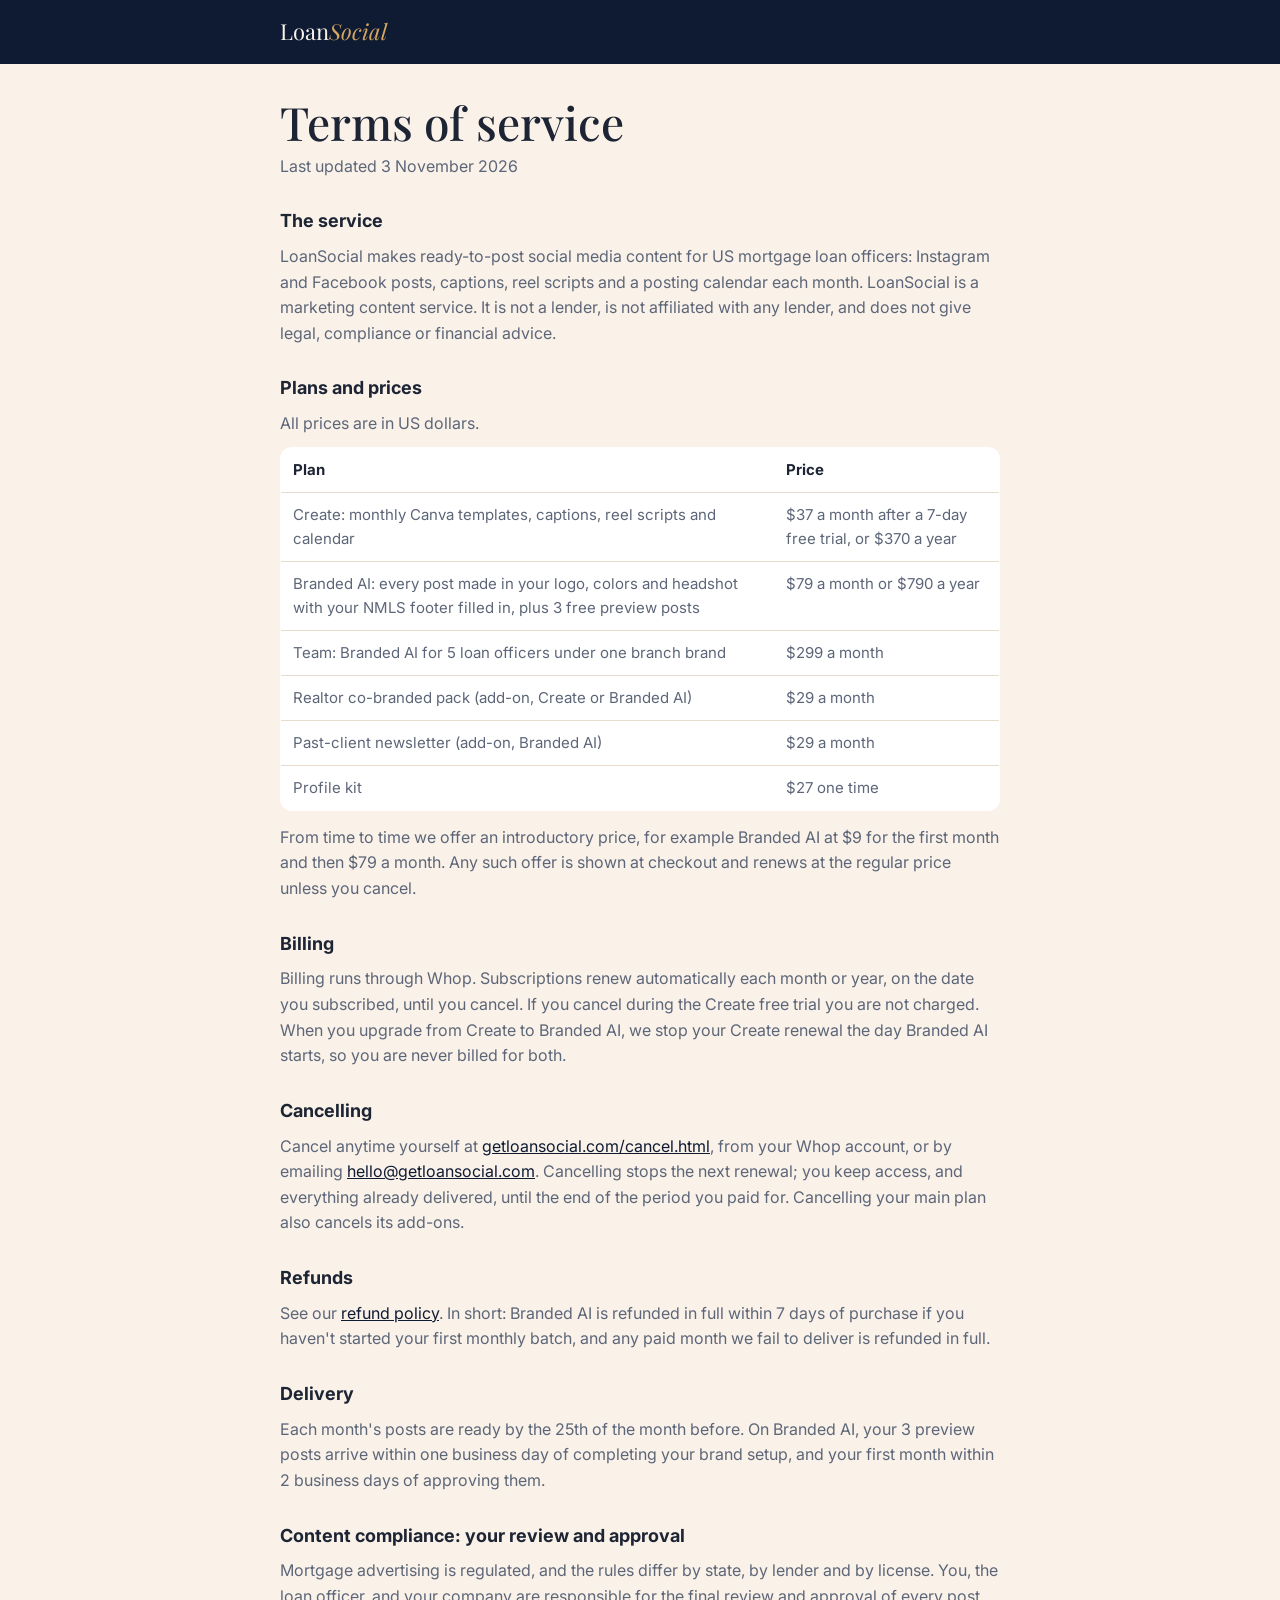
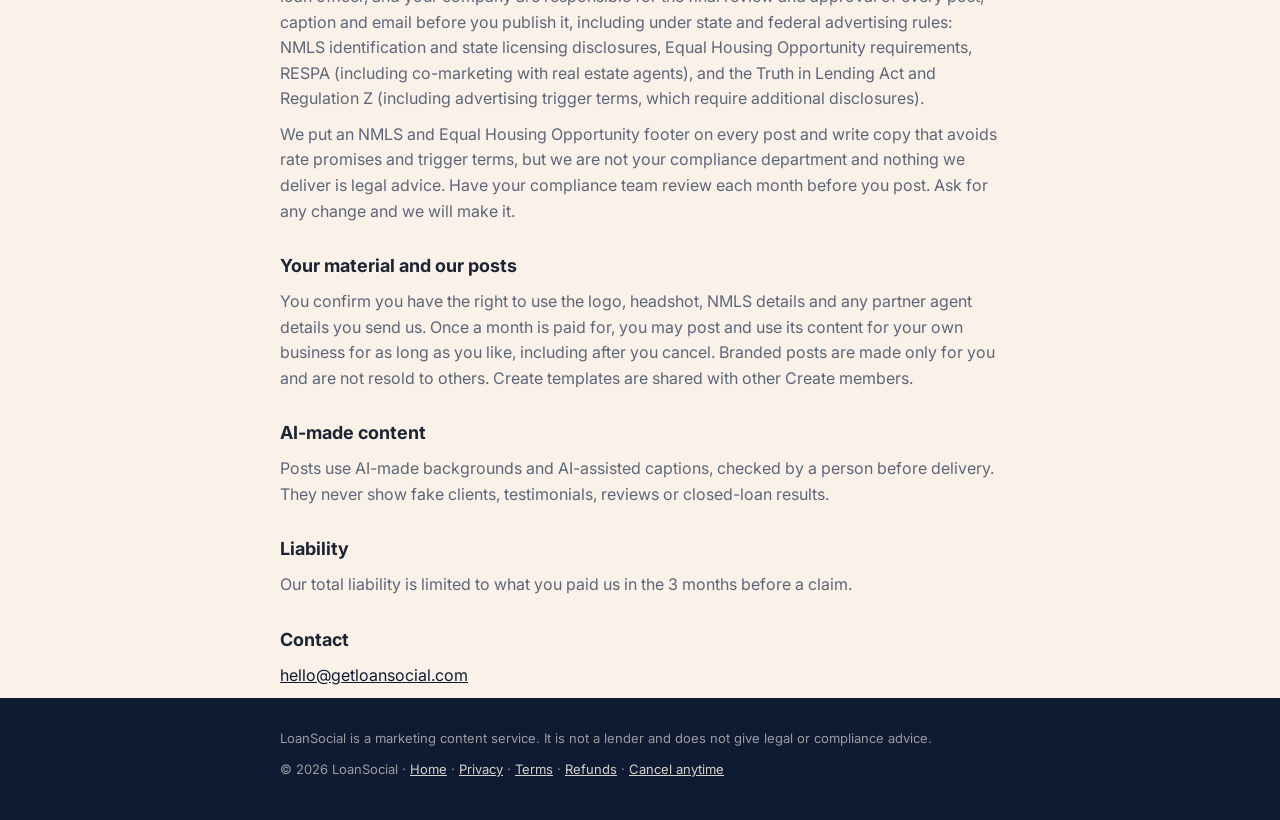
<file: terms.html>
<!doctype html><html lang="en"><head><meta charset="utf-8">
<meta name="viewport" content="width=device-width, initial-scale=1"><title>Terms of service | LoanSocial</title>
<link href="https://fonts.googleapis.com/css2?family=Playfair+Display:wght@500&family=Inter:wght@400;600&display=swap" rel="stylesheet">
<script>!function(f,b,e,v,n,t,s){if(f.fbq)return;n=f.fbq=function(){n.callMethod?n.callMethod.apply(n,arguments):n.queue.push(arguments)};if(!f._fbq)f._fbq=n;n.push=n;n.loaded=!0;n.version='2.0';n.queue=[];t=b.createElement(e);t.async=!0;t.src=v;s=b.getElementsByTagName(e)[0];s.parentNode.insertBefore(t,s)}(window,document,'script','https://connect.facebook.net/en_US/fbevents.js');fbq('init','2460548358025047');fbq('track','PageView');</script>
<style>:root{--navy:#0e1b33;--cream:#faf2e9;--gold:#d4a660;--ink:#1d2433;--muted:#5d6678;--line:#e7dccb}
*{box-sizing:border-box;margin:0;padding:0}body{font-family:Inter,system-ui,sans-serif;color:var(--ink);background:var(--cream);line-height:1.6;-webkit-font-smoothing:antialiased}
.wrap{max-width:760px;margin:0 auto;padding:0 20px}nav{background:var(--navy)}nav .wrap{height:64px;display:flex;align-items:center}
.logo{font-family:"Playfair Display",serif;font-size:22px;color:var(--cream);text-decoration:none}.logo em{color:var(--gold)}
h1{font-family:"Playfair Display",serif;font-weight:500;font-size:clamp(36px,6vw,46px);line-height:1.08;margin:34px 0 6px}h2{font-size:18px;margin:28px 0 8px}
p,li{color:var(--muted);margin-bottom:10px}ul{padding-left:20px}a{color:var(--navy)}main{padding-bottom:60px}
table{width:100%;border-collapse:collapse;margin:6px 0 14px;font-size:15px;background:#fff;border:1px solid var(--line);border-radius:12px;overflow:hidden}
th,td{text-align:left;padding:10px 12px;border-bottom:1px solid var(--line);color:var(--muted);vertical-align:top}th{color:var(--ink)}
footer{background:var(--navy);color:rgba(250,242,233,.6);font-size:13px;padding:30px 0}footer a{color:rgba(250,242,233,.85)}footer p{color:inherit}</style><script>/* Microsoft Clarity (session recordings + heatmaps); loads after the page paints */
(function(c,l,a,r,i){c[a]=c[a]||function(){(c[a].q=c[a].q||[]).push(arguments)};
c.addEventListener("load",function(){setTimeout(function(){var t=l.createElement(r);t.async=1;t.src="https://www.clarity.ms/tag/"+i;
var y=l.getElementsByTagName(r)[0];y.parentNode.insertBefore(t,y)},0)})})(window,document,"clarity","script","z7votzvf5q");</script>
</head><body>
<nav><div class="wrap"><a class="logo" href="./">Loan<em>Social</em></a></div></nav><main class="wrap"><h1>Terms of service</h1><p>Last updated 3 November 2026</p>

<h2>The service</h2>
<p>LoanSocial makes ready-to-post social media content for US mortgage loan officers: Instagram and Facebook posts, captions, reel scripts and a posting calendar each month. LoanSocial is a marketing content service. It is not a lender, is not affiliated with any lender, and does not give legal, compliance or financial advice.</p>
<h2>Plans and prices</h2>
<p>All prices are in US dollars.</p>
<table><tr><th>Plan</th><th>Price</th></tr>
<tr><td>Create: monthly Canva templates, captions, reel scripts and calendar</td><td>$37 a month after a 7-day free trial, or $370 a year</td></tr>
<tr><td>Branded AI: every post made in your logo, colors and headshot with your NMLS footer filled in, plus 3 free preview posts</td><td>$79 a month or $790 a year</td></tr>
<tr><td>Team: Branded AI for 5 loan officers under one branch brand</td><td>$299 a month</td></tr>
<tr><td>Realtor co-branded pack (add-on, Create or Branded AI)</td><td>$29 a month</td></tr>
<tr><td>Past-client newsletter (add-on, Branded AI)</td><td>$29 a month</td></tr>
<tr><td>Profile kit</td><td>$27 one time</td></tr></table>
<p>From time to time we offer an introductory price, for example Branded AI at $9 for the first month and then $79 a month. Any such offer is shown at checkout and renews at the regular price unless you cancel.</p>
<h2>Billing</h2>
<p>Billing runs through Whop. Subscriptions renew automatically each month or year, on the date you subscribed, until you cancel. If you cancel during the Create free trial you are not charged. When you upgrade from Create to Branded AI, we stop your Create renewal the day Branded AI starts, so you are never billed for both.</p>
<h2>Cancelling</h2>
<p>Cancel anytime yourself at <a href="cancel.html">getloansocial.com/cancel.html</a>, from your Whop account, or by emailing <a href="mailto:hello@getloansocial.com">hello@getloansocial.com</a>. Cancelling stops the next renewal; you keep access, and everything already delivered, until the end of the period you paid for. Cancelling your main plan also cancels its add-ons.</p>
<h2>Refunds</h2>
<p>See our <a href="refund.html">refund policy</a>. In short: Branded AI is refunded in full within 7 days of purchase if you haven't started your first monthly batch, and any paid month we fail to deliver is refunded in full.</p>
<h2>Delivery</h2>
<p>Each month's posts are ready by the 25th of the month before. On Branded AI, your 3 preview posts arrive within one business day of completing your brand setup, and your first month within 2 business days of approving them.</p>
<h2>Content compliance: your review and approval</h2>
<p>Mortgage advertising is regulated, and the rules differ by state, by lender and by license. You, the loan officer, and your company are responsible for the final review and approval of every post, caption and email before you publish it, including under state and federal advertising rules: NMLS identification and state licensing disclosures, Equal Housing Opportunity requirements, RESPA (including co-marketing with real estate agents), and the Truth in Lending Act and Regulation Z (including advertising trigger terms, which require additional disclosures).</p>
<p>We put an NMLS and Equal Housing Opportunity footer on every post and write copy that avoids rate promises and trigger terms, but we are not your compliance department and nothing we deliver is legal advice. Have your compliance team review each month before you post. Ask for any change and we will make it.</p>
<h2>Your material and our posts</h2>
<p>You confirm you have the right to use the logo, headshot, NMLS details and any partner agent details you send us. Once a month is paid for, you may post and use its content for your own business for as long as you like, including after you cancel. Branded posts are made only for you and are not resold to others. Create templates are shared with other Create members.</p>
<h2>AI-made content</h2>
<p>Posts use AI-made backgrounds and AI-assisted captions, checked by a person before delivery. They never show fake clients, testimonials, reviews or closed-loan results.</p>
<h2>Liability</h2>
<p>Our total liability is limited to what you paid us in the 3 months before a claim.</p>
<h2>Contact</h2><p><a href="mailto:hello@getloansocial.com">hello@getloansocial.com</a></p>
</main><footer><div class="wrap"><p>LoanSocial is a marketing content service. It is not a lender and does not give legal or compliance advice.</p>
<p>© 2026 LoanSocial · <a href="./">Home</a> · <a href="privacy.html">Privacy</a> · <a href="terms.html">Terms</a> · <a href="refund.html">Refunds</a> · <a href="cancel.html">Cancel anytime</a></p></div></footer></body></html>
</file>
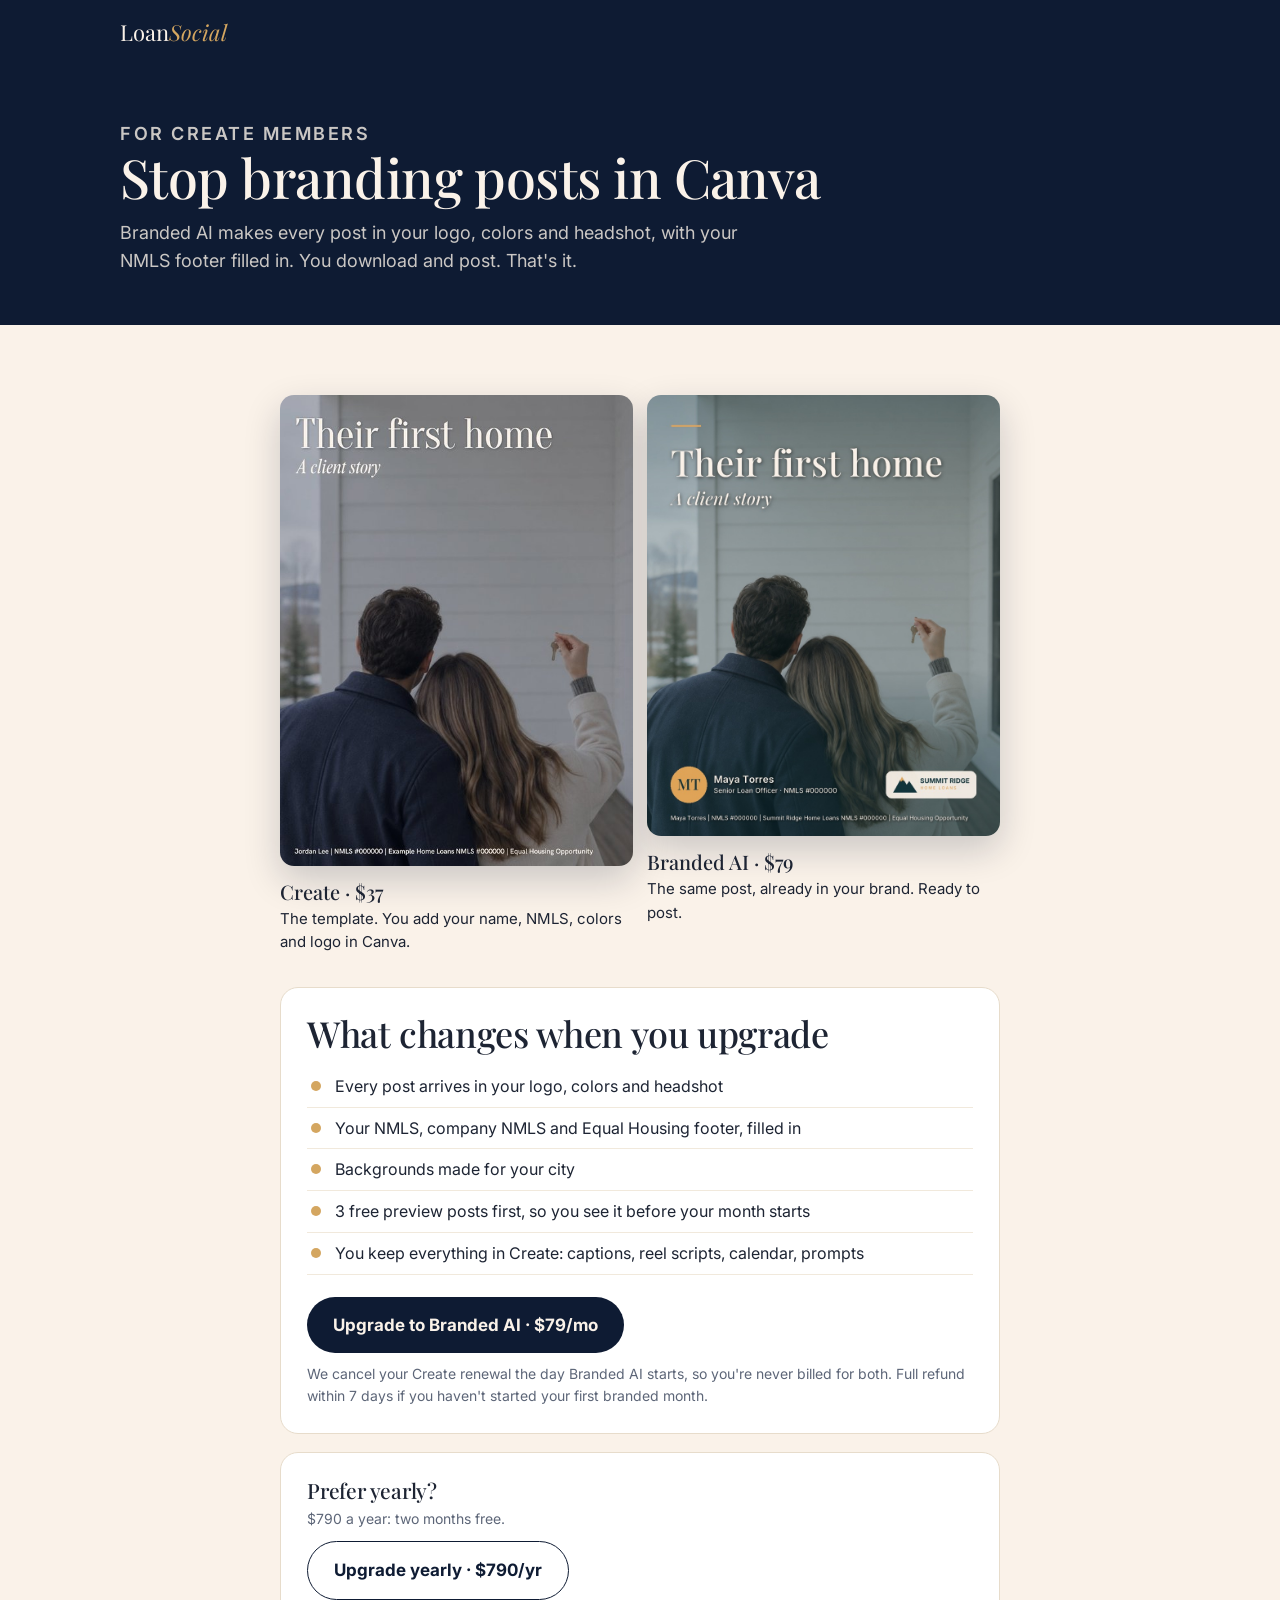
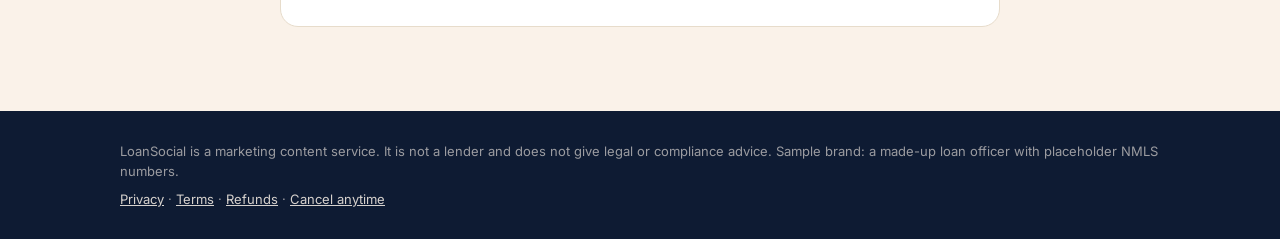
<file: upgrade.html>
<!doctype html>
<html lang="en">
<head>
<meta charset="utf-8">
<meta name="viewport" content="width=device-width, initial-scale=1">
<title>Upgrade to Branded AI | LoanSocial</title>
<meta name="robots" content="noindex">
<link rel="preconnect" href="https://fonts.googleapis.com">
<link rel="preconnect" href="https://fonts.gstatic.com" crossorigin>
<link href="https://fonts.googleapis.com/css2?family=Playfair+Display:ital,wght@0,500;0,600;1,500&family=Inter:wght@400;500;600;700&display=swap" rel="stylesheet">
<link rel="stylesheet" href="branded.css">
<style>
.vs{display:grid;gap:14px;grid-template-columns:minmax(0,1fr) minmax(0,1fr);align-items:start;margin-top:26px}
.vs figure img{height:auto;border-radius:14px;box-shadow:0 14px 36px rgba(14,27,51,.2)}
.vs figcaption{margin-top:10px;font-size:15px}
.vs figcaption b{display:block;font-family:"Playfair Display",serif;font-size:20px;font-weight:500}
ul.ticks{list-style:none;margin-top:12px}
ul.ticks li{padding:8px 0 8px 28px;position:relative;border-bottom:1px solid #f1e9dc}
ul.ticks li:before{content:"";position:absolute;left:4px;top:15px;width:10px;height:10px;border-radius:50%;background:var(--gold)}
</style>
<script>/* Microsoft Clarity (session recordings + heatmaps); loads after the page paints */
(function(c,l,a,r,i){c[a]=c[a]||function(){(c[a].q=c[a].q||[]).push(arguments)};
c.addEventListener("load",function(){setTimeout(function(){var t=l.createElement(r);t.async=1;t.src="https://www.clarity.ms/tag/"+i;
var y=l.getElementsByTagName(r)[0];y.parentNode.insertBefore(t,y)},0)})})(window,document,"clarity","script","z7votzvf5q");</script>
</head>
<body>
<nav><div class="wrap"><a class="logo" href="/">Loan<em>Social</em></a></div></nav>

<header class="band"><div class="wrap">
  <p class="eyebrow">For Create members</p>
  <h1>Stop branding posts in Canva</h1>
  <p>Branded AI makes every post in your logo, colors and headshot, with your NMLS footer filled in. You download and post. That's it.</p>
</div></header>

<section><div class="wrap narrow">
  <div class="vs">
    <figure><img src="img/create_d13.jpg" alt="Create: the Canva template before you brand it" width="540" height="720"><figcaption><b>Create · $37</b>The template. You add your name, NMLS, colors and logo in Canva.</figcaption></figure>
    <figure><img src="img/demo_D13_single_01.jpg" alt="Branded AI: the same post already in the loan officer's brand" width="540" height="675"><figcaption><b>Branded AI · $79</b>The same post, already in your brand. Ready to post.</figcaption></figure>
  </div>

  <div class="card" style="margin-top:34px">
    <h2>What changes when you upgrade</h2>
    <ul class="ticks">
      <li>Every post arrives in your logo, colors and headshot</li>
      <li>Your NMLS, company NMLS and Equal Housing footer, filled in</li>
      <li>Backgrounds made for your city</li>
      <li>3 free preview posts first, so you see it before your month starts</li>
      <li>You keep everything in Create: captions, reel scripts, calendar, prompts</li>
    </ul>
    <p style="margin-top:22px"><a class="btn dark" id="go" href="#">Upgrade to Branded AI · $79/mo</a></p>
    <p class="small" style="margin-top:10px">We cancel your Create renewal the day Branded AI starts, so you're never billed for both. Full refund within 7 days if you haven't started your first branded month.</p>
  </div>

  <div class="card">
    <h3>Prefer yearly?</h3>
    <p class="small">$790 a year: two months free.</p>
    <p style="margin-top:12px"><a class="btn line" id="goy" href="#">Upgrade yearly · $790/yr</a></p>
  </div>
</div></section>

<footer><div class="wrap"><p>LoanSocial is a marketing content service. It is not a lender and does not give legal or compliance advice. Sample brand: a made-up loan officer with placeholder NMLS numbers.</p><p style="margin-top:8px"><a href="privacy.html" style="color:rgba(250,242,233,.85)">Privacy</a> · <a href="terms.html" style="color:rgba(250,242,233,.85)">Terms</a> · <a href="refund.html" style="color:rgba(250,242,233,.85)">Refunds</a> · <a href="cancel.html" style="color:rgba(250,242,233,.85)">Cancel anytime</a></p></div></footer>
<script>
fetch('https://api.getloansocial.com/branded/offers').then(function(r){return r.json()}).then(function(o){
  if(o.upgrade)document.getElementById('go').href=o.upgrade;
  if(o.branded_year)document.getElementById('goy').href=o.branded_year;}).catch(function(){});
</script>
<script src="checkout.js" defer></script>
</body>
</html>
</file>
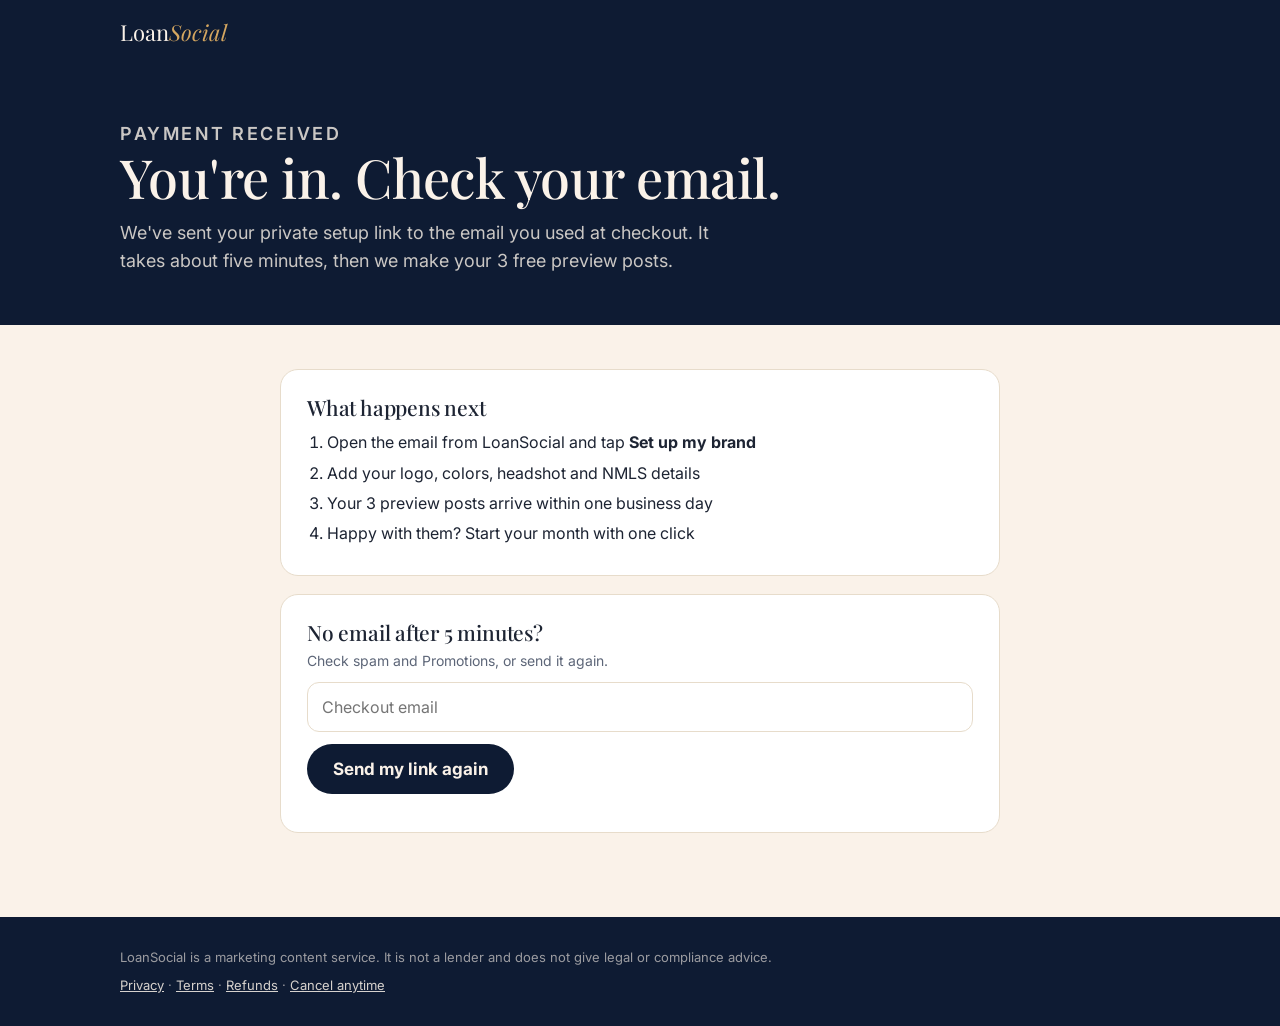
<file: welcome.html>
<!doctype html>
<html lang="en">
<head>
<meta charset="utf-8">
<meta name="viewport" content="width=device-width, initial-scale=1">
<title>You're in | LoanSocial</title>
<meta name="robots" content="noindex">
<link rel="preconnect" href="https://fonts.googleapis.com">
<link rel="preconnect" href="https://fonts.gstatic.com" crossorigin>
<link href="https://fonts.googleapis.com/css2?family=Playfair+Display:ital,wght@0,500;0,600;1,500&family=Inter:wght@400;500;600;700&display=swap" rel="stylesheet">
<link rel="stylesheet" href="branded.css">
<script>/* Microsoft Clarity (session recordings + heatmaps); loads after the page paints */
(function(c,l,a,r,i){c[a]=c[a]||function(){(c[a].q=c[a].q||[]).push(arguments)};
c.addEventListener("load",function(){setTimeout(function(){var t=l.createElement(r);t.async=1;t.src="https://www.clarity.ms/tag/"+i;
var y=l.getElementsByTagName(r)[0];y.parentNode.insertBefore(t,y)},0)})})(window,document,"clarity","script","z7votzvf5q");</script>
</head>
<body>
<nav><div class="wrap"><a class="logo" href="/">Loan<em>Social</em></a></div></nav>
<header class="band"><div class="wrap">
  <p class="eyebrow">Payment received</p>
  <h1>You're in. Check your email.</h1>
  <p>We've sent your private setup link to the email you used at checkout. It takes about five minutes, then we make your 3 free preview posts.</p>
</div></header>
<section><div class="wrap narrow">
  <div class="card">
    <h3>What happens next</h3>
    <ol style="padding-left:20px;margin-top:8px;line-height:1.9">
      <li>Open the email from LoanSocial and tap <b>Set up my brand</b></li>
      <li>Add your logo, colors, headshot and NMLS details</li>
      <li>Your 3 preview posts arrive within one business day</li>
      <li>Happy with them? Start your month with one click</li>
    </ol>
  </div>
  <div class="card">
    <h3>No email after 5 minutes?</h3>
    <p class="small">Check spam and Promotions, or send it again.</p>
    <form id="resend" novalidate style="margin-top:10px">
      <input type="email" id="re" placeholder="Checkout email" required autocomplete="email">
      <p style="margin-top:12px"><button class="btn dark" type="submit">Send my link again</button></p>
      <p class="msg" id="remsg" role="status"></p>
    </form>
  </div>
</div></section>
<footer><div class="wrap"><p>LoanSocial is a marketing content service. It is not a lender and does not give legal or compliance advice.</p><p style="margin-top:8px"><a href="privacy.html" style="color:rgba(250,242,233,.85)">Privacy</a> · <a href="terms.html" style="color:rgba(250,242,233,.85)">Terms</a> · <a href="refund.html" style="color:rgba(250,242,233,.85)">Refunds</a> · <a href="cancel.html" style="color:rgba(250,242,233,.85)">Cancel anytime</a></p></div></footer>
<script>
document.getElementById('resend').addEventListener('submit',function(e){e.preventDefault();var v=document.getElementById('re').value.trim(),m=document.getElementById('remsg');
  if(!/^[^\s@]+@[^\s@]+\.[^\s@]+$/.test(v)){m.textContent='Please enter a valid email.';m.className='msg err';return;}
  fetch('https://api.getloansocial.com/branded/resend',{method:'POST',headers:{'Content-Type':'application/json'},body:JSON.stringify({email:v})}).finally(function(){
    m.textContent='If that email bought LoanSocial, your link is on its way.';m.className='msg ok';});});
</script>
</body>
</html>
</file>
<file: branded.css>
/* LoanSocial member pages (start, my, upgrade, welcome). Same tokens as index.html. */
:root{--navy:#0e1b33;--navy-2:#16274a;--cream:#faf2e9;--gold:#d4a660;--ink:#1d2433;--muted:#5d6678;--line:#e7dccb;--ok:#1f7a4d;--err:#b3261e}
*{box-sizing:border-box;margin:0;padding:0}
body{font-family:Inter,system-ui,sans-serif;color:var(--ink);background:var(--cream);line-height:1.55;-webkit-font-smoothing:antialiased}
img{max-width:100%;display:block}
.wrap{max-width:1080px;margin:0 auto;padding:0 20px}
.narrow{max-width:760px}
h1,h2,h3{font-family:"Playfair Display",Georgia,serif;font-weight:500;line-height:1.1;letter-spacing:-.01em}
h1{font-size:clamp(34px,6vw,54px)}
h2{font-size:clamp(26px,4.5vw,36px);margin-bottom:10px}
h3{font-size:21px;margin-bottom:6px}
.eyebrow{font-size:13px;font-weight:600;letter-spacing:.14em;text-transform:uppercase;color:var(--gold)}
.small{font-size:14px;color:var(--muted)}
.btn{display:inline-block;background:var(--gold);color:var(--navy);font-weight:700;font-size:17px;padding:15px 26px;border-radius:999px;text-decoration:none;border:0;cursor:pointer;font-family:inherit;transition:transform .15s}
.btn:hover{transform:translateY(-2px)}
.btn.dark{background:var(--navy);color:var(--cream)}
.btn.line{background:transparent;color:var(--navy);border:1.5px solid var(--navy)}
.btn[disabled]{opacity:.55;cursor:wait;transform:none}
nav{background:var(--navy);color:var(--cream)}
nav .wrap{display:flex;align-items:center;justify-content:space-between;height:64px}
.logo{font-family:"Playfair Display",serif;font-size:22px;color:var(--cream);text-decoration:none}
.logo em{color:var(--gold)}
nav .who{font-size:14px;color:rgba(250,242,233,.75)}
header.band{background:var(--navy);color:var(--cream);padding:44px 0 50px}
header.band p{color:rgba(250,242,233,.8);max-width:620px;margin-top:12px;font-size:18px}
section{padding:44px 0}
.card{background:#fff;border:1px solid var(--line);border-radius:18px;padding:26px}
.card+.card{margin-top:18px}
.grid2{display:grid;gap:18px}
@media(min-width:820px){.grid2{grid-template-columns:1fr 1fr}}
.steps{display:flex;gap:8px;flex-wrap:wrap;margin-top:18px}
.steps span{font-size:13px;font-weight:600;padding:6px 12px;border-radius:999px;background:rgba(250,242,233,.12);color:rgba(250,242,233,.8)}
.steps span.on{background:var(--gold);color:var(--navy)}
/* form */
label{display:block;font-weight:600;font-size:14px;margin:14px 0 6px}
label .opt{font-weight:400;color:var(--muted)}
input[type=text],input[type=email],input[type=tel],select,textarea{width:100%;font:inherit;font-size:16px;padding:12px 14px;border-radius:12px;border:1.5px solid var(--line);background:#fff;color:var(--ink)}
textarea{min-height:90px;resize:vertical}
input:focus,select:focus,textarea:focus{outline:2px solid var(--gold);outline-offset:1px}
.row{display:grid;gap:0 14px}
@media(min-width:600px){.row{grid-template-columns:1fr 1fr}}
.hint{font-size:13px;color:var(--muted);margin-top:5px}
.drop{border:2px dashed var(--line);border-radius:14px;padding:16px;display:flex;gap:14px;align-items:center;background:#fffdf9;cursor:pointer}
.drop img{width:64px;height:64px;object-fit:contain;border-radius:10px;background:#f3ede3}
.drop.round img{border-radius:50%;object-fit:cover}
.drop input{display:none}
.swatches{display:flex;gap:10px;flex-wrap:wrap}
.sw{display:flex;align-items:center;gap:10px;border:1.5px solid var(--line);border-radius:12px;padding:8px 12px;background:#fff}
.sw input[type=color]{width:38px;height:38px;border:0;background:none;padding:0;cursor:pointer}
.presets{display:flex;gap:8px;margin-top:10px;flex-wrap:wrap}
.presets button{width:34px;height:34px;border-radius:50%;border:2px solid #fff;box-shadow:0 0 0 1px var(--line);cursor:pointer}
.chips{display:flex;gap:8px;flex-wrap:wrap}
.chips label{margin:0;font-weight:500;border:1.5px solid var(--line);border-radius:999px;padding:8px 14px;cursor:pointer;background:#fff}
.chips input{display:none}
.chips input:checked+span{color:var(--navy);font-weight:700}
.chips label:has(input:checked){border-color:var(--gold);background:#fbf3e4}
.msg{margin-top:12px;font-size:14px}
.msg.err{color:var(--err)}
.msg.ok{color:var(--ok)}
fieldset{border:0}
.tag{display:inline-block;font-size:12px;font-weight:700;letter-spacing:.08em;text-transform:uppercase;background:var(--navy);color:var(--cream);padding:4px 10px;border-radius:999px}
.tag.gold{background:var(--gold);color:var(--navy)}
/* live post mock */
.mock{position:relative;aspect-ratio:4/5;border-radius:16px;overflow:hidden;box-shadow:0 18px 50px rgba(14,27,51,.25);background:#333 center/cover}
.mock .tint{position:absolute;inset:0}
.mock .in{position:absolute;inset:0;padding:7% 6.5%;display:flex;flex-direction:column;color:var(--cream)}
.mock .rule{width:16%;height:4px;border-radius:2px;margin-bottom:5%}
.mock .h{font-family:"Playfair Display",serif;font-size:clamp(26px,4.4vw,40px);line-height:1.05;text-shadow:0 2px 8px rgba(0,0,0,.3)}
.mock .s{font-family:"Playfair Display",serif;font-style:italic;font-size:clamp(16px,2.4vw,22px);margin-top:3%}
.mock .id{margin-top:auto;display:flex;align-items:center;gap:12px}
.mock .av{width:16%;aspect-ratio:1;border-radius:50%;border:3px solid;background:center/cover;display:grid;place-items:center;font-family:"Playfair Display",serif;font-size:clamp(14px,2.6vw,22px);flex:none}
.mock .nm b{display:block;font-size:clamp(12px,1.9vw,16px)}
.mock .nm span{font-size:clamp(9px,1.4vw,12px);opacity:.9}
.mock .lg{margin-left:auto;background:rgba(250,242,233,.94);border-radius:10px;padding:6px 10px;max-width:34%;height:auto}
.mock .lg img{max-height:38px;width:auto}
.mock .ft{font-size:clamp(7px,1.1vw,10px);margin-top:3%;opacity:.95}
.sticky-prev{position:sticky;top:20px}
footer{background:var(--navy);color:rgba(250,242,233,.6);font-size:13px;padding:30px 0;margin-top:40px}
.posts{display:grid;gap:14px;grid-template-columns:repeat(auto-fill,minmax(180px,1fr));margin-top:16px}
.posts img{border-radius:12px;box-shadow:0 8px 24px rgba(14,27,51,.16)}
.posts figcaption{font-size:13px;color:var(--muted);margin-top:6px}
.status{display:flex;gap:10px;align-items:center;font-weight:600}
.dot{width:10px;height:10px;border-radius:50%;background:var(--gold)}
.dot.ok{background:var(--ok)}
.addon{display:flex;gap:16px;align-items:flex-start;justify-content:space-between;border-top:1px solid #f1e9dc;padding:16px 0}
.addon:first-of-type{border-top:0}
.price{font-family:"Playfair Display",serif;font-size:26px;white-space:nowrap}
[hidden]{display:none!important}
</file>
